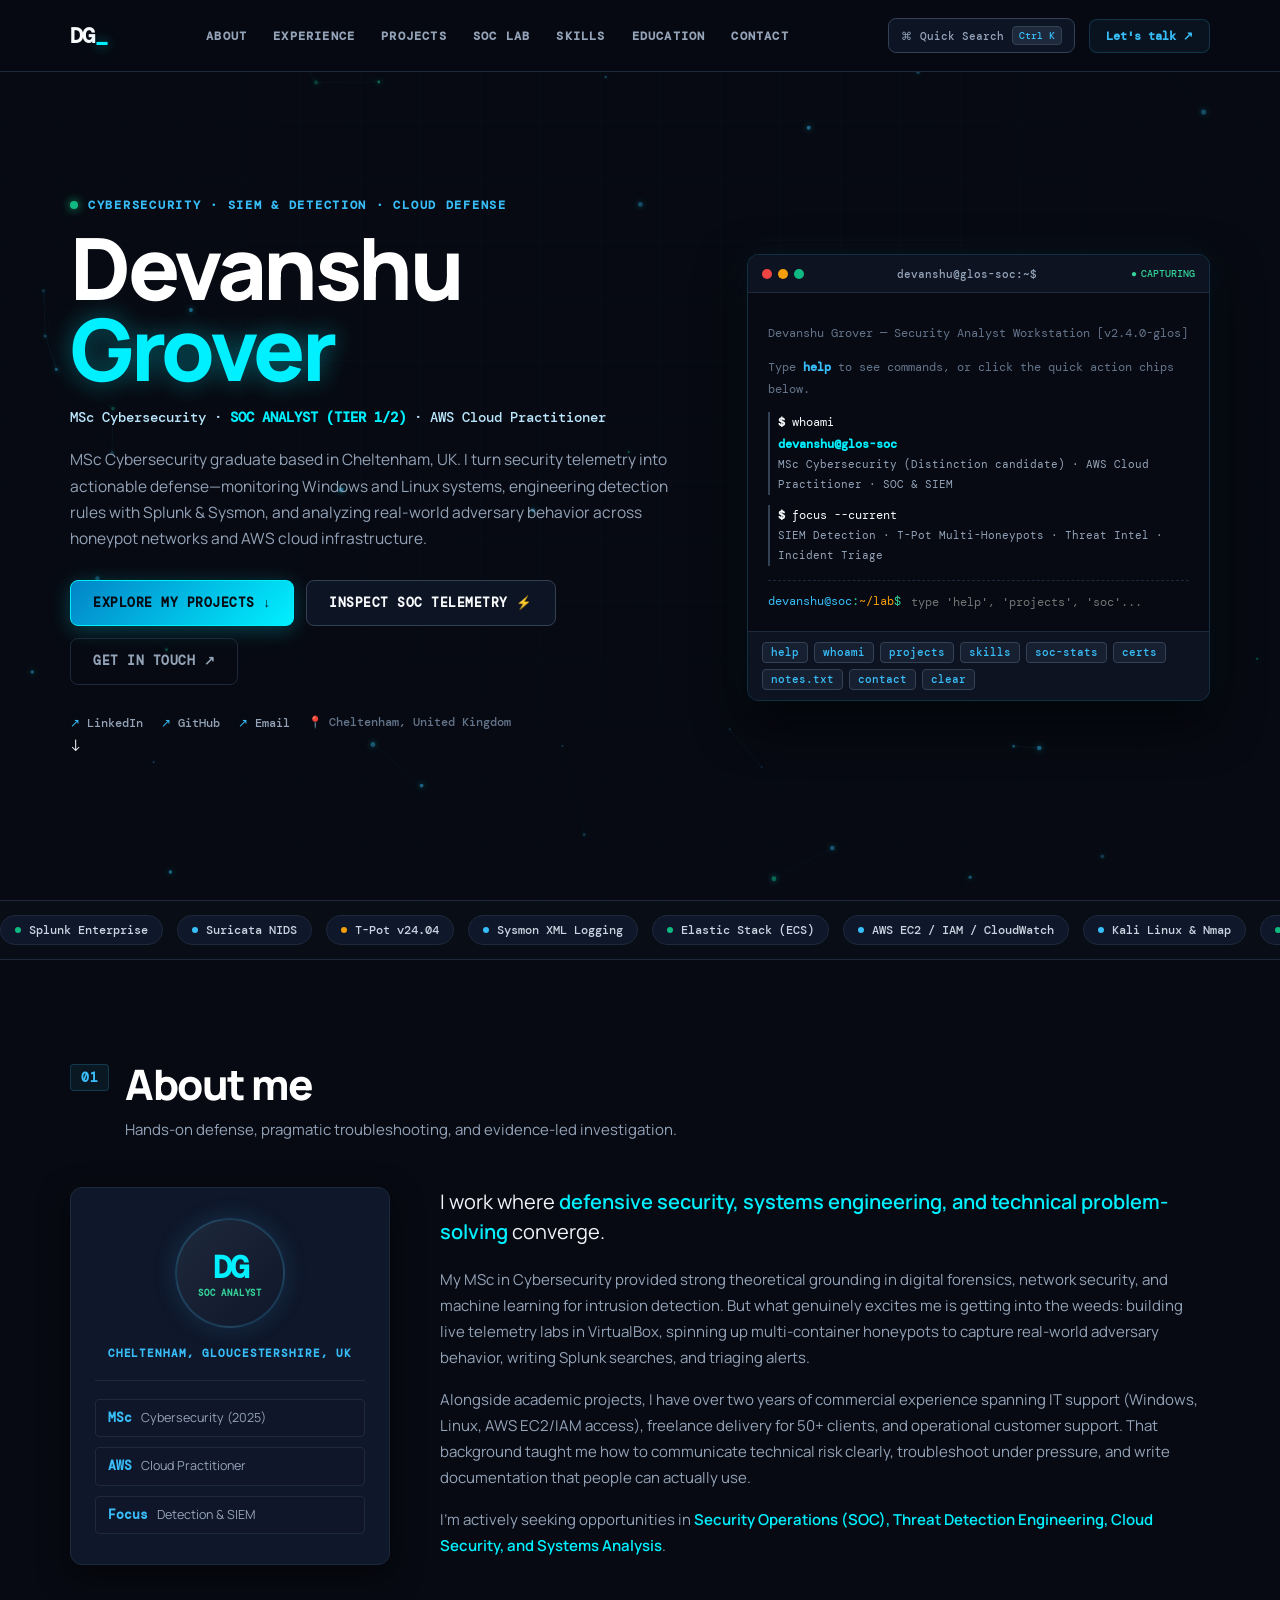
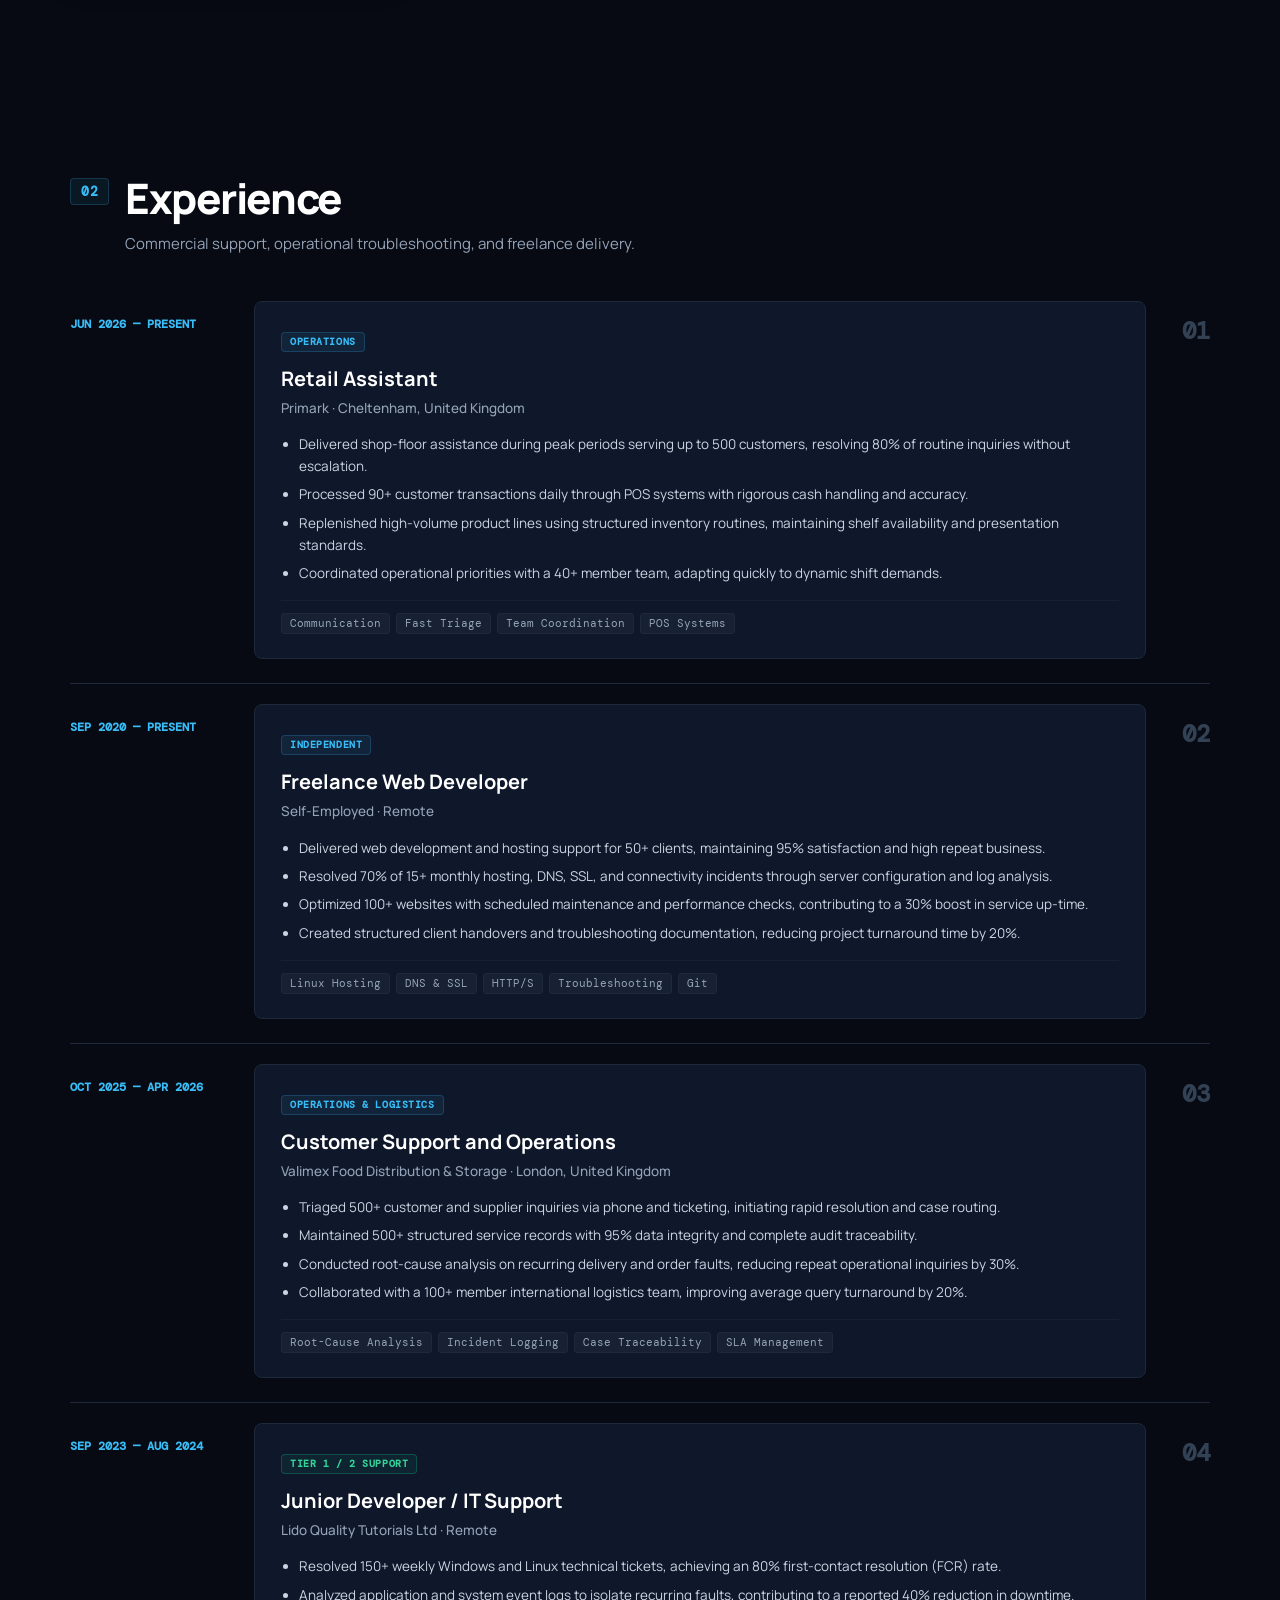
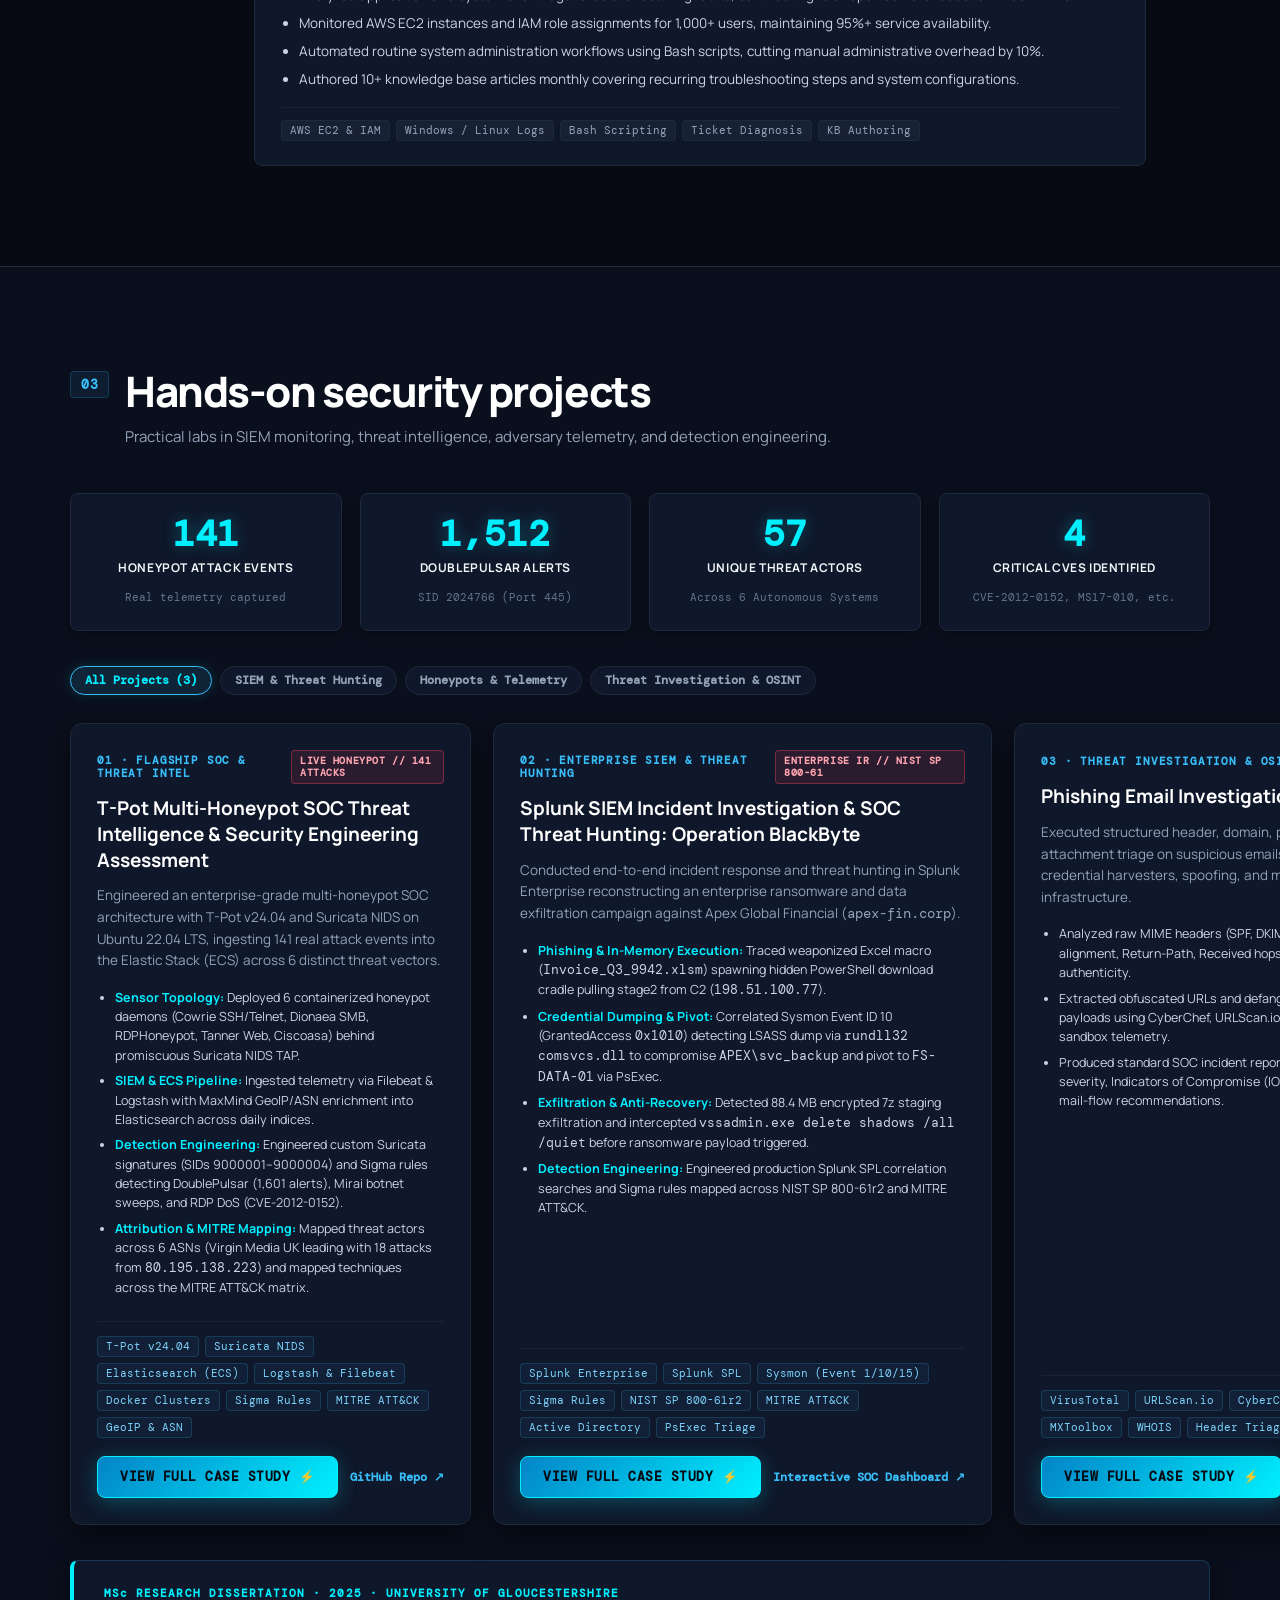
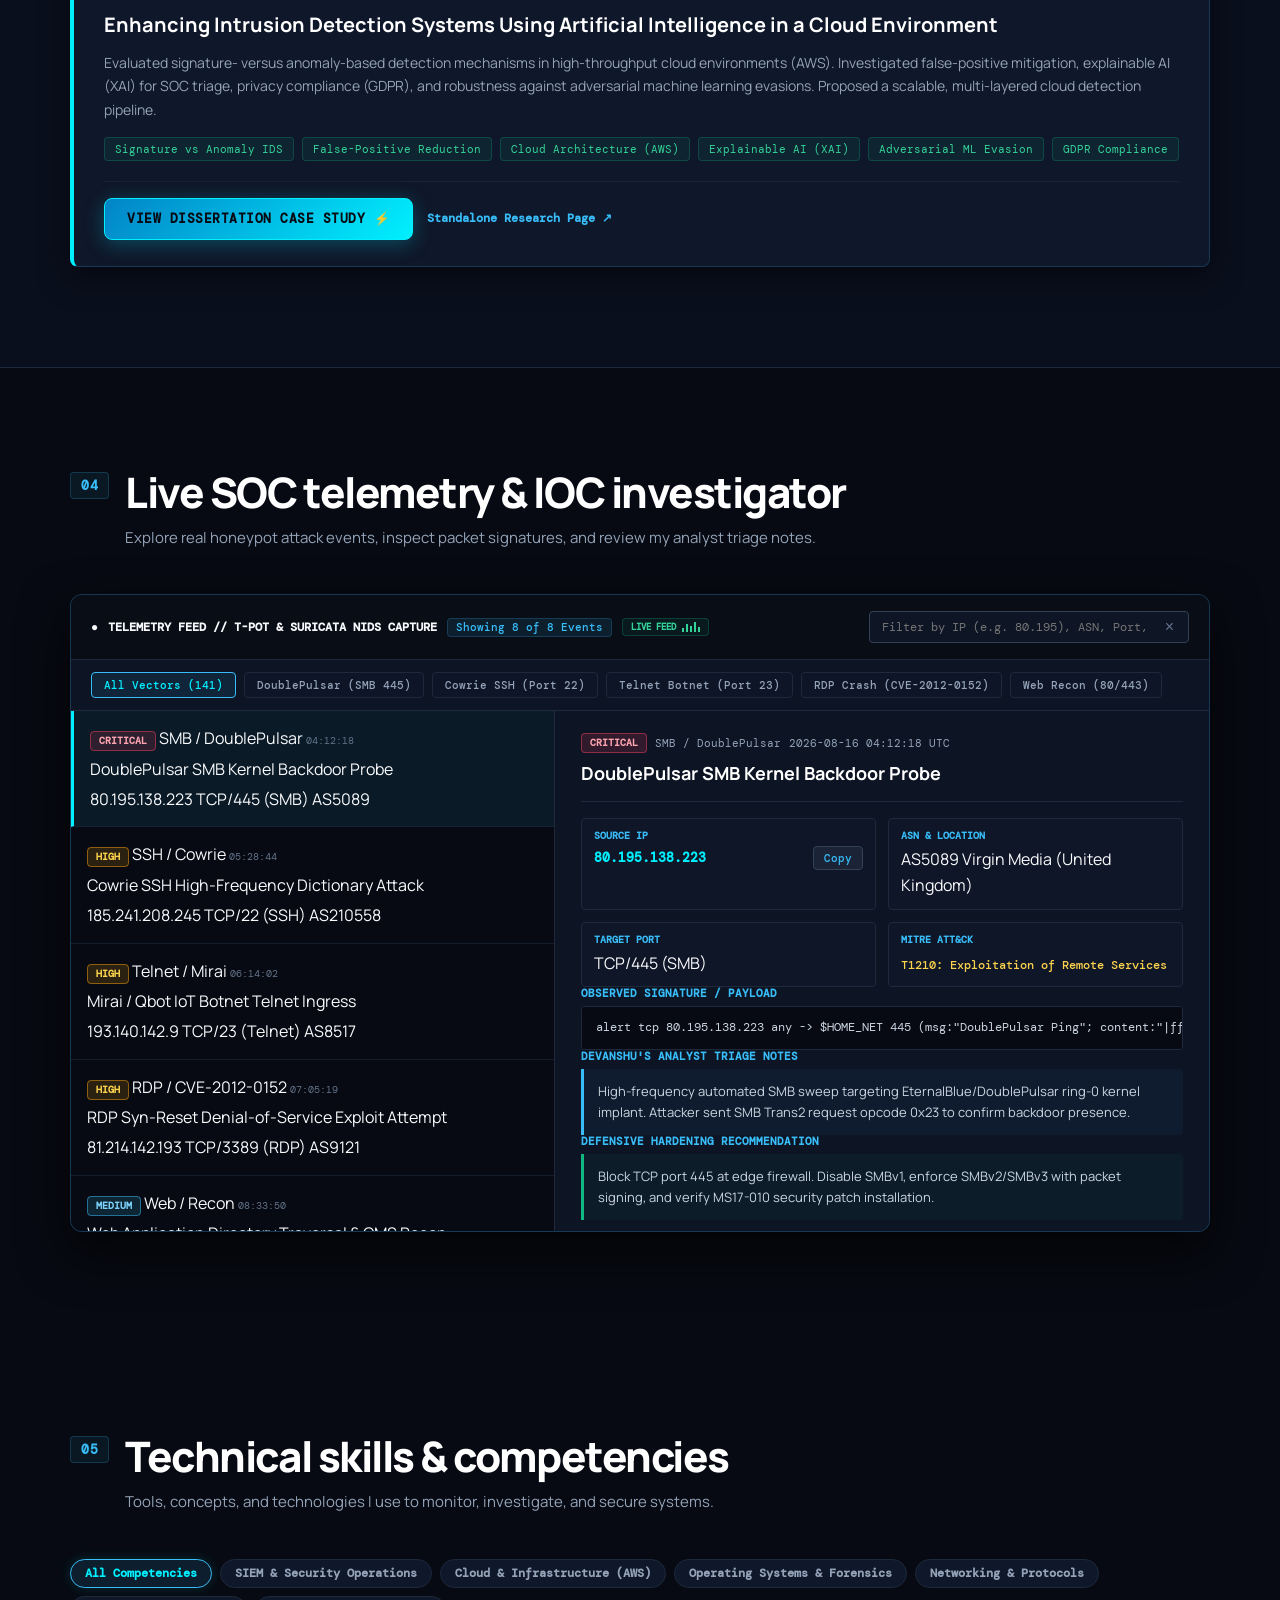
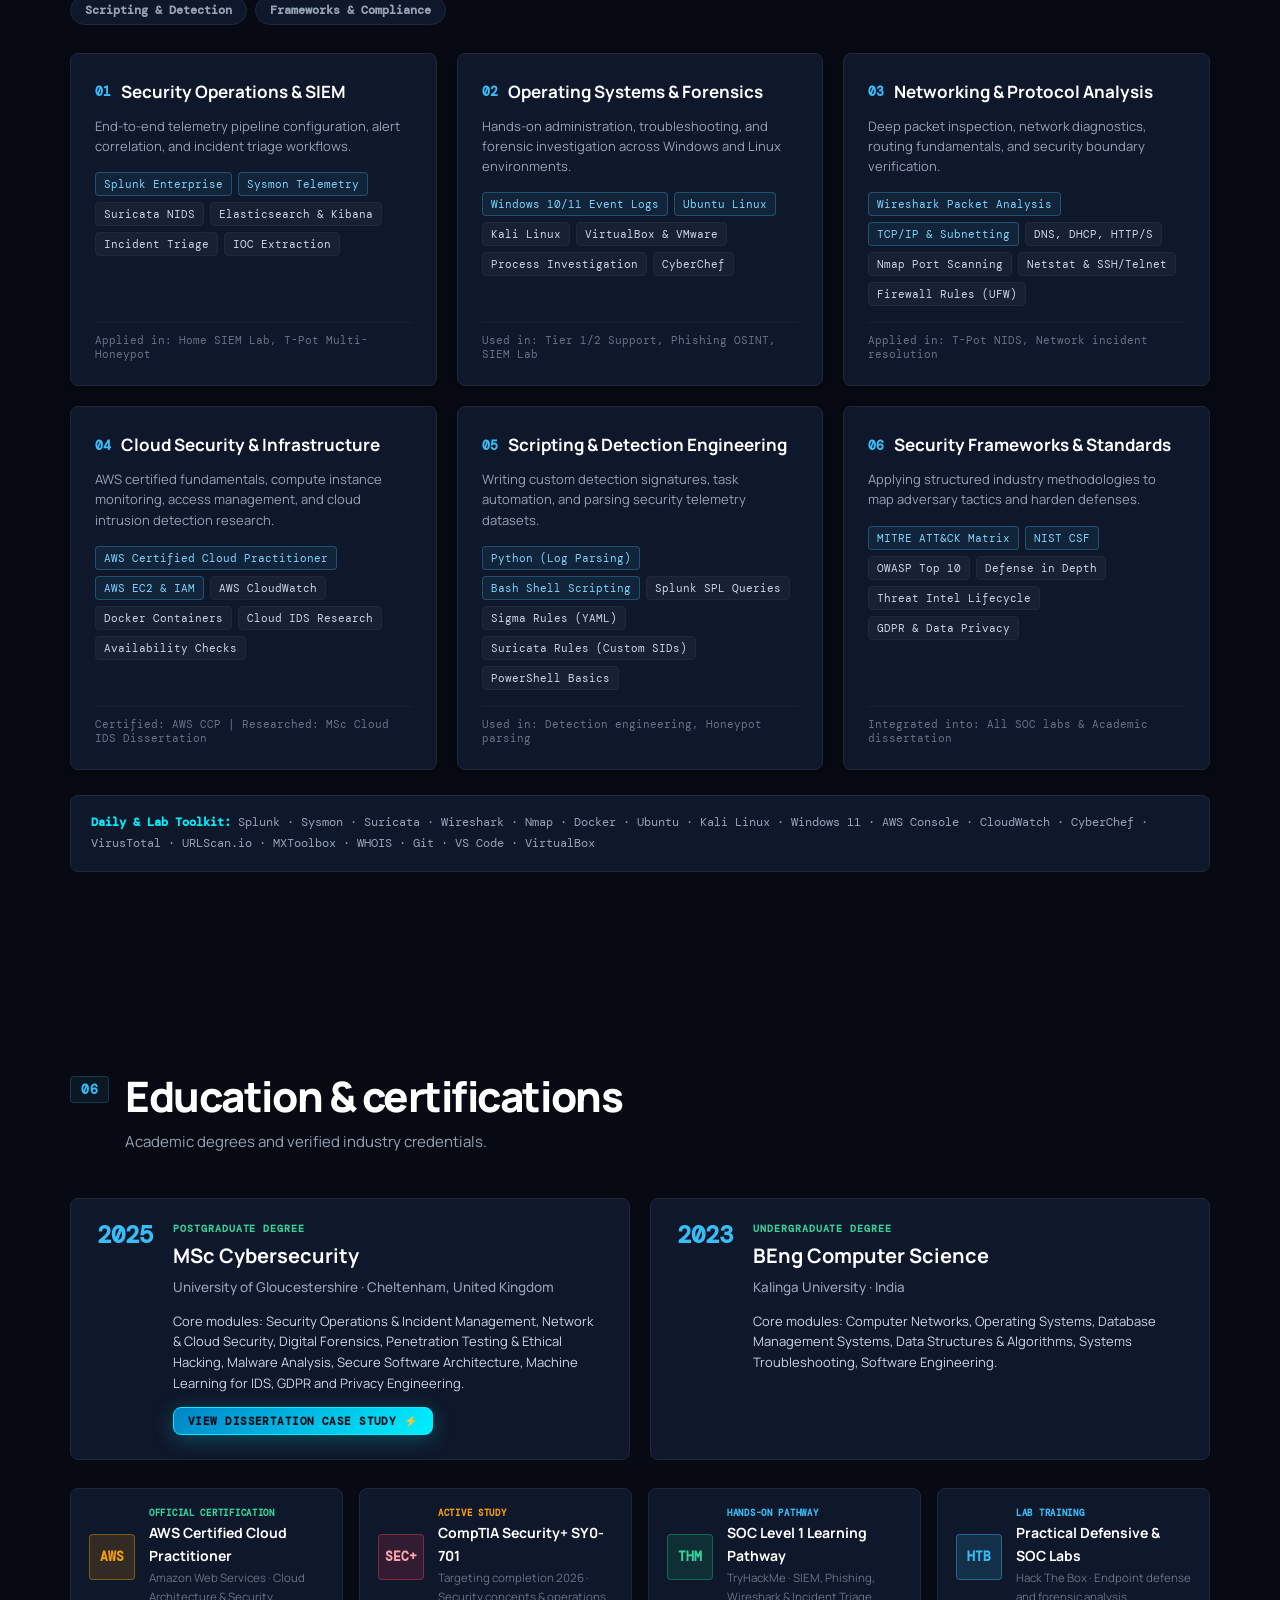
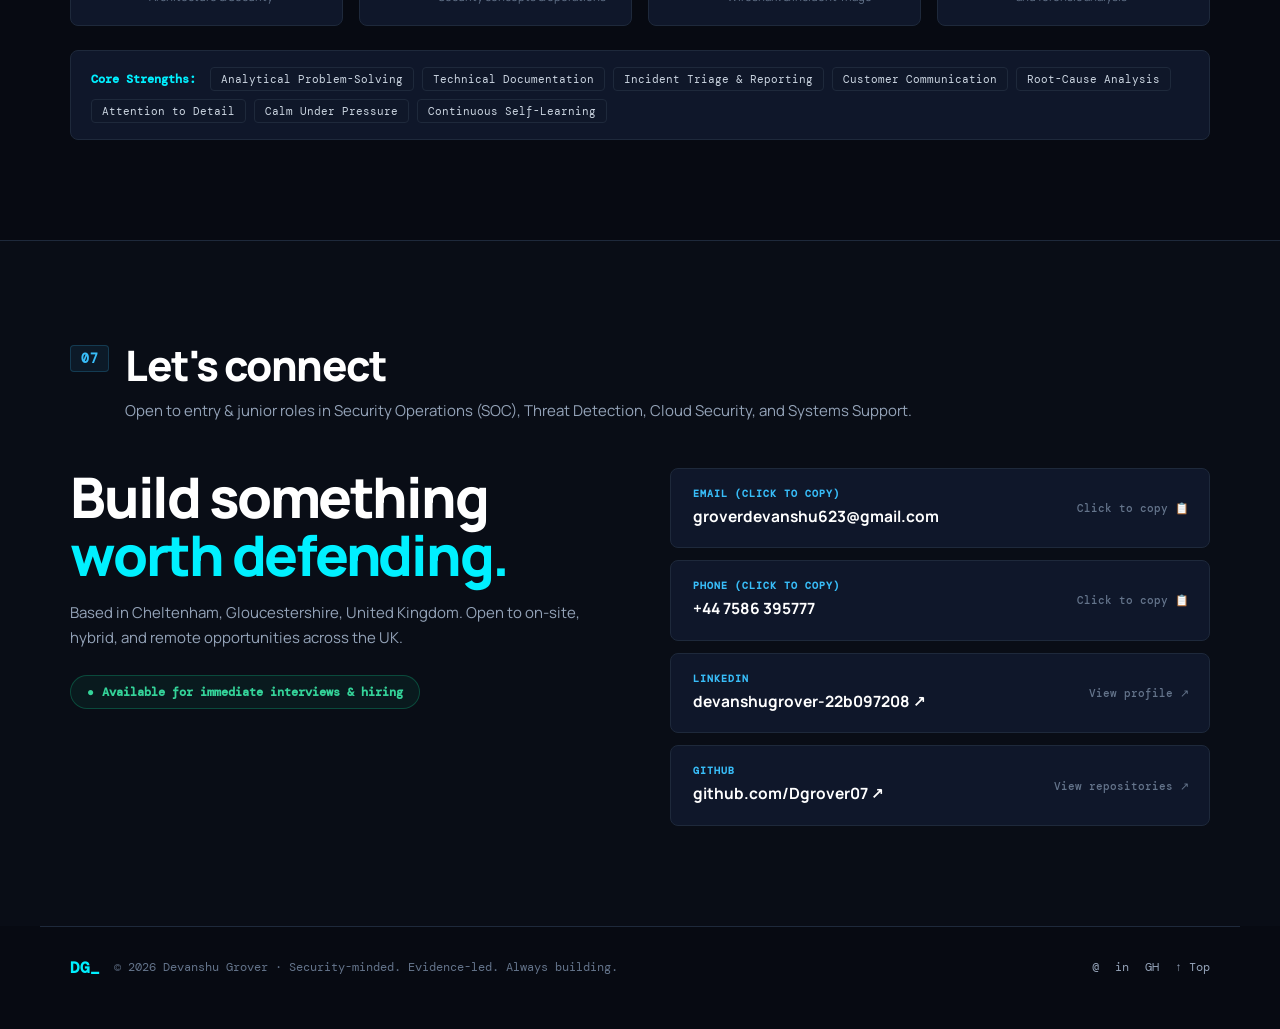
<file: index.html>
<!doctype html>
<html lang="en">
<head>
  <meta charset="utf-8">
  <meta name="viewport" content="width=device-width,initial-scale=1">
  <meta name="description" content="Devanshu Grover — MSc Cybersecurity | Security Operations, SIEM Detection, AWS Cloud Practitioner & Network Defense">
  <title>Devanshu Grover | Cybersecurity & Security Operations Portfolio</title>
  <link rel="stylesheet" href="styles.css">
</head>
<body>
<!-- Dynamic Cyber Particle Canvas Background -->
<canvas id="cyber-canvas" class="cyber-canvas" aria-hidden="true"></canvas>

<!-- Top reading scroll progress indicator -->
<div id="scroll-progress" class="scroll-progress" aria-hidden="true"></div>

<!-- Top Navigation -->
<header class="nav" id="main-nav">
  <a class="logo" href="#home">DG<span>_</span></a>
  <button class="menu" aria-label="Toggle navigation menu" id="mobile-menu-btn">☰</button>
  <nav id="nav-links">
    <a href="#about">About</a>
    <a href="#experience">Experience</a>
    <a href="#projects">Projects</a>
    <a href="#soc-investigator">SOC Lab</a>
    <a href="#skills">Skills</a>
    <a href="#education">Education</a>
    <a href="#contact">Contact</a>
  </nav>
  <div class="nav-right">
    <button class="nav-cmd-btn" id="cmd-palette-btn" title="Open Quick Command Palette (Ctrl+K)">
      <span class="cmd-icon">⌘</span>
      <span class="cmd-text">Quick Search</span>
      <kbd>Ctrl K</kbd>
    </button>
    <a class="nav-cta" href="#contact">Let's talk ↗</a>
  </div>
</header>

<main id="main-content">
<!-- ═══════════════════════════════════════
     HERO SECTION
     ═══════════════════════════════════════ -->
<section id="home" class="hero">
  <div class="hero-copy reveal">
    <p class="kicker"><span class="pulse-dot"></span> CYBERSECURITY · SIEM & DETECTION · CLOUD DEFENSE</p>
    <h1>Devanshu<br><i>Grover</i></h1>
    <p class="role">MSc Cybersecurity · <span id="scramble-role" class="scramble-role" data-roles='["SOC ANALYST (TIER 1/2)", "DETECTION ENGINEER", "THREAT HUNTER", "AWS CLOUD DEFENDER", "SIEM SPECIALIST"]'>SOC ANALYST (TIER 1/2)</span> · AWS Cloud Practitioner</p>
    <p class="intro">
      MSc Cybersecurity graduate based in Cheltenham, UK. I turn security telemetry into actionable defense—monitoring Windows and Linux systems, engineering detection rules with Splunk & Sysmon, and analyzing real-world adversary behavior across honeypot networks and AWS cloud infrastructure.
    </p>
    <div class="actions">
      <a class="btn primary" href="#projects">Explore my projects ↓</a>
      <a class="btn" href="#soc-investigator">Inspect SOC Telemetry ⚡</a>
      <a class="btn ghost" href="#contact">Get in touch ↗</a>
    </div>
    <div class="links">
      <a href="https://www.linkedin.com/in/devanshugrover-22b097208" target="_blank" rel="noopener noreferrer" class="link-item">
        <span class="link-bullet">↗</span> LinkedIn
      </a>
      <a href="https://github.com/Dgrover07" target="_blank" rel="noopener noreferrer" class="link-item">
        <span class="link-bullet">↗</span> GitHub
      </a>
      <a href="mailto:groverdevanshu623@gmail.com" class="link-item">
        <span class="link-bullet">↗</span> Email
      </a>
      <span class="location-badge">📍 Cheltenham, United Kingdom</span>
    </div>
    <div class="scroll-indicator" title="Scroll down">
      <span>↓</span>
    </div>
  </div>

  <!-- Interactive Terminal Emulator -->
  <div class="terminal reveal delay" id="security-terminal">
    <div class="term-head">
      <div class="term-controls">
        <span class="term-dot close"></span>
        <span class="term-dot min"></span>
        <span class="term-dot max"></span>
      </div>
      <div class="term-title">devanshu@glos-soc:~$</div>
      <div class="term-status"><span class="status-live">●</span> CAPTURING</div>
    </div>
    <div class="term-body" id="term-body">
      <div class="term-output" id="term-output">
        <div class="term-welcome">
          <p class="term-dim">Devanshu Grover — Security Analyst Workstation [v2.4.0-glos]</p>
          <p class="term-dim">Type <b class="term-highlight">help</b> to see commands, or click the quick action chips below.</p>
          <div class="term-init-line">
            <p><b>$</b> whoami</p>
            <strong>devanshu@glos-soc</strong>
            <small>MSc Cybersecurity (Distinction candidate) · AWS Cloud Practitioner · SOC & SIEM</small>
          </div>
          <div class="term-init-line">
            <p><b>$</b> focus --current</p>
            <span>SIEM Detection · T-Pot Multi-Honeypots · Threat Intel · Incident Triage</span>
          </div>
        </div>
      </div>
      <form class="term-input-form" id="term-form" onsubmit="return false;">
        <label for="term-input" class="term-prompt">
          <span class="prompt-user">devanshu@soc</span>:<span class="prompt-path">~/lab</span>$
        </label>
        <input 
          type="text" 
          id="term-input" 
          class="term-input" 
          autocomplete="off" 
          spellcheck="false" 
          placeholder="type 'help', 'projects', 'soc'..." 
          aria-label="Terminal command input"
        />
      </form>
    </div>
    <div class="term-chips" id="term-chips">
      <button class="term-chip" data-cmd="help">help</button>
      <button class="term-chip" data-cmd="whoami">whoami</button>
      <button class="term-chip" data-cmd="projects">projects</button>
      <button class="term-chip" data-cmd="skills">skills</button>
      <button class="term-chip" data-cmd="soc">soc-stats</button>
      <button class="term-chip" data-cmd="certs">certs</button>
      <button class="term-chip" data-cmd="cat notes.txt">notes.txt</button>
      <button class="term-chip" data-cmd="contact">contact</button>
      <button class="term-chip" data-cmd="clear">clear</button>
    </div>
  </div>
</section>

<!-- ═══════════════════════════════════════
     INFINITE CYBER TECH MARQUEE
     ═══════════════════════════════════════ -->
<div class="tech-marquee-container" aria-label="Core cybersecurity tools and frameworks">
  <div class="tech-marquee-track">
    <div class="tech-pill"><span class="pill-dot ok"></span> Splunk Enterprise</div>
    <div class="tech-pill"><span class="pill-dot"></span> Suricata NIDS</div>
    <div class="tech-pill"><span class="pill-dot alert"></span> T-Pot v24.04</div>
    <div class="tech-pill"><span class="pill-dot"></span> Sysmon XML Logging</div>
    <div class="tech-pill"><span class="pill-dot ok"></span> Elastic Stack (ECS)</div>
    <div class="tech-pill"><span class="pill-dot"></span> AWS EC2 / IAM / CloudWatch</div>
    <div class="tech-pill"><span class="pill-dot"></span> Kali Linux & Nmap</div>
    <div class="tech-pill"><span class="pill-dot ok"></span> Wireshark & Packet Triage</div>
    <div class="tech-pill"><span class="pill-dot"></span> CyberChef & Defanging</div>
    <div class="tech-pill"><span class="pill-dot alert"></span> VirusTotal & URLScan</div>
    <div class="tech-pill"><span class="pill-dot"></span> MITRE ATT&CK Framework</div>
    <div class="tech-pill"><span class="pill-dot ok"></span> Sigma Detection Rules</div>
    <!-- Seamless Loop Clone -->
    <div class="tech-pill"><span class="pill-dot ok"></span> Splunk Enterprise</div>
    <div class="tech-pill"><span class="pill-dot"></span> Suricata NIDS</div>
    <div class="tech-pill"><span class="pill-dot alert"></span> T-Pot v24.04</div>
    <div class="tech-pill"><span class="pill-dot"></span> Sysmon XML Logging</div>
    <div class="tech-pill"><span class="pill-dot ok"></span> Elastic Stack (ECS)</div>
    <div class="tech-pill"><span class="pill-dot"></span> AWS EC2 / IAM / CloudWatch</div>
    <div class="tech-pill"><span class="pill-dot"></span> Kali Linux & Nmap</div>
    <div class="tech-pill"><span class="pill-dot ok"></span> Wireshark & Packet Triage</div>
    <div class="tech-pill"><span class="pill-dot"></span> CyberChef & Defanging</div>
    <div class="tech-pill"><span class="pill-dot alert"></span> VirusTotal & URLScan</div>
    <div class="tech-pill"><span class="pill-dot"></span> MITRE ATT&CK Framework</div>
    <div class="tech-pill"><span class="pill-dot ok"></span> Sigma Detection Rules</div>
  </div>
</div>

<!-- ═══════════════════════════════════════
     ABOUT SECTION
     ═══════════════════════════════════════ -->
<section id="about" class="section">
  <div class="section-title reveal">
    <span>01</span>
    <h2>About me</h2>
    <p>Hands-on defense, pragmatic troubleshooting, and evidence-led investigation.</p>
  </div>
  <div class="about-grid reveal delay">
    <div class="portrait">
      <div class="avatar-box">
        <span class="avatar-initials">DG</span>
        <span class="avatar-status">SOC ANALYST</span>
      </div>
      <small>CHELTENHAM, GLOUCESTERSHIRE, UK</small>
      <div class="quick-facts">
        <div class="fact-item"><strong>MSc</strong> Cybersecurity (2025)</div>
        <div class="fact-item"><strong>AWS</strong> Cloud Practitioner</div>
        <div class="fact-item"><strong>Focus</strong> Detection & SIEM</div>
      </div>
    </div>
    <div class="copy">
      <p class="lead">
        I work where <b>defensive security, systems engineering, and technical problem-solving</b> converge.
      </p>
      <p>
        My MSc in Cybersecurity provided strong theoretical grounding in digital forensics, network security, and machine learning for intrusion detection. But what genuinely excites me is getting into the weeds: building live telemetry labs in VirtualBox, spinning up multi-container honeypots to capture real-world adversary behavior, writing Splunk searches, and triaging alerts.
      </p>
      <p>
        Alongside academic projects, I have over two years of commercial experience spanning IT support (Windows, Linux, AWS EC2/IAM access), freelance delivery for 50+ clients, and operational customer support. That background taught me how to communicate technical risk clearly, troubleshoot under pressure, and write documentation that people can actually use.
      </p>
      <p>
        I'm actively seeking opportunities in <b>Security Operations (SOC), Threat Detection Engineering, Cloud Security, and Systems Analysis</b>.
      </p>
    </div>
  </div>
</section>

<!-- ═══════════════════════════════════════
     EXPERIENCE SECTION
     ═══════════════════════════════════════ -->
<section id="experience" class="section">
  <div class="section-title reveal">
    <span>02</span>
    <h2>Experience</h2>
    <p>Commercial support, operational troubleshooting, and freelance delivery.</p>
  </div>
  <div class="timeline reveal stagger">
    <article class="timeline-item">
      <time>JUN 2026 — PRESENT</time>
      <div class="timeline-card">
        <div class="timeline-header">
          <label class="tag-pill">OPERATIONS</label>
          <h3>Retail Assistant</h3>
          <h4>Primark · Cheltenham, United Kingdom</h4>
        </div>
        <ul>
          <li>Delivered shop-floor assistance during peak periods serving up to 500 customers, resolving 80% of routine inquiries without escalation.</li>
          <li>Processed 90+ customer transactions daily through POS systems with rigorous cash handling and accuracy.</li>
          <li>Replenished high-volume product lines using structured inventory routines, maintaining shelf availability and presentation standards.</li>
          <li>Coordinated operational priorities with a 40+ member team, adapting quickly to dynamic shift demands.</li>
        </ul>
        <div class="card-skills">
          <span>Communication</span>
          <span>Fast Triage</span>
          <span>Team Coordination</span>
          <span>POS Systems</span>
        </div>
      </div>
      <b>01</b>
    </article>

    <article class="timeline-item">
      <time>SEP 2020 — PRESENT</time>
      <div class="timeline-card">
        <div class="timeline-header">
          <label class="tag-pill">INDEPENDENT</label>
          <h3>Freelance Web Developer</h3>
          <h4>Self-Employed · Remote</h4>
        </div>
        <ul>
          <li>Delivered web development and hosting support for 50+ clients, maintaining 95% satisfaction and high repeat business.</li>
          <li>Resolved 70% of 15+ monthly hosting, DNS, SSL, and connectivity incidents through server configuration and log analysis.</li>
          <li>Optimized 100+ websites with scheduled maintenance and performance checks, contributing to a 30% boost in service up-time.</li>
          <li>Created structured client handovers and troubleshooting documentation, reducing project turnaround time by 20%.</li>
        </ul>
        <div class="card-skills">
          <span>Linux Hosting</span>
          <span>DNS & SSL</span>
          <span>HTTP/S</span>
          <span>Troubleshooting</span>
          <span>Git</span>
        </div>
      </div>
      <b>02</b>
    </article>

    <article class="timeline-item">
      <time>OCT 2025 — APR 2026</time>
      <div class="timeline-card">
        <div class="timeline-header">
          <label class="tag-pill">OPERATIONS & LOGISTICS</label>
          <h3>Customer Support and Operations</h3>
          <h4>Valimex Food Distribution & Storage · London, United Kingdom</h4>
        </div>
        <ul>
          <li>Triaged 500+ customer and supplier inquiries via phone and ticketing, initiating rapid resolution and case routing.</li>
          <li>Maintained 500+ structured service records with 95% data integrity and complete audit traceability.</li>
          <li>Conducted root-cause analysis on recurring delivery and order faults, reducing repeat operational inquiries by 30%.</li>
          <li>Collaborated with a 100+ member international logistics team, improving average query turnaround by 20%.</li>
        </ul>
        <div class="card-skills">
          <span>Root-Cause Analysis</span>
          <span>Incident Logging</span>
          <span>Case Traceability</span>
          <span>SLA Management</span>
        </div>
      </div>
      <b>03</b>
    </article>

    <article class="timeline-item">
      <time>SEP 2023 — AUG 2024</time>
      <div class="timeline-card">
        <div class="timeline-header">
          <label class="tag-pill highlight">TIER 1 / 2 SUPPORT</label>
          <h3>Junior Developer / IT Support</h3>
          <h4>Lido Quality Tutorials Ltd · Remote</h4>
        </div>
        <ul>
          <li>Resolved 150+ weekly Windows and Linux technical tickets, achieving an 80% first-contact resolution (FCR) rate.</li>
          <li>Analyzed application and system event logs to isolate recurring faults, contributing to a reported 40% reduction in downtime.</li>
          <li>Monitored AWS EC2 instances and IAM role assignments for 1,000+ users, maintaining 95%+ service availability.</li>
          <li>Automated routine system administration workflows using Bash scripts, cutting manual administrative overhead by 10%.</li>
          <li>Authored 10+ knowledge base articles monthly covering recurring troubleshooting steps and system configurations.</li>
        </ul>
        <div class="card-skills">
          <span>AWS EC2 & IAM</span>
          <span>Windows / Linux Logs</span>
          <span>Bash Scripting</span>
          <span>Ticket Diagnosis</span>
          <span>KB Authoring</span>
        </div>
      </div>
      <b>04</b>
    </article>
  </div>
</section>

<!-- ═══════════════════════════════════════
     SECURITY PROJECTS SECTION
     ═══════════════════════════════════════ -->
<section id="projects" class="section dark">
  <div class="section-title reveal">
    <span>03</span>
    <h2>Hands-on security projects</h2>
    <p>Practical labs in SIEM monitoring, threat intelligence, adversary telemetry, and detection engineering.</p>
  </div>

  <!-- Real Metrics Summary Dashboard -->
  <div class="stats-dashboard reveal">
    <div class="stat-card" data-stat="threats">
      <div class="stat-number" data-count="141">0</div>
      <div class="stat-label">Honeypot Attack Events</div>
      <small class="stat-sub">Real telemetry captured</small>
    </div>
    <div class="stat-card" data-stat="doublepulsar">
      <div class="stat-number" data-count="1601">0</div>
      <div class="stat-label">DoublePulsar Alerts</div>
      <small class="stat-sub">SID 2024766 (Port 445)</small>
    </div>
    <div class="stat-card" data-stat="actors">
      <div class="stat-number" data-count="57">0</div>
      <div class="stat-label">Unique Threat Actors</div>
      <small class="stat-sub">Across 6 Autonomous Systems</small>
    </div>
    <div class="stat-card" data-stat="cves">
      <div class="stat-number" data-count="4">0</div>
      <div class="stat-label">Critical CVEs Identified</div>
      <small class="stat-sub">CVE-2012-0152, MS17-010, etc.</small>
    </div>
  </div>

  <!-- Project Category Filter Tags -->
  <div class="filter-tags reveal delay">
    <button class="filter-tag active" data-filter="all">All Projects (3)</button>
    <button class="filter-tag" data-filter="siem">SIEM & Threat Hunting</button>
    <button class="filter-tag" data-filter="honeypot">Honeypots & Telemetry</button>
    <button class="filter-tag" data-filter="investigation">Threat Investigation & OSINT</button>
  </div>
  
  <!-- Project Grid -->
  <div class="project-grid reveal stagger" id="project-grid">
    
    <!-- Project 01: T-Pot Multi-Honeypot SOC Assessment (FLAGSHIP) -->
    <article class="project card-spotlight" data-project="tpot-soc-assessment" data-filter="honeypot">
      <div class="project-header">
        <small>01 · FLAGSHIP SOC & THREAT INTEL</small>
        <span class="badge alert">LIVE HONEYPOT // 141 ATTACKS</span>
      </div>
      <h3>T-Pot Multi-Honeypot SOC Threat Intelligence & Security Engineering Assessment</h3>
      <p>Engineered an enterprise-grade multi-honeypot SOC architecture with T-Pot v24.04 and Suricata NIDS on Ubuntu 22.04 LTS, ingesting 141 real attack events into the Elastic Stack (ECS) across 6 distinct threat vectors.</p>
      <ul>
        <li><strong>Sensor Topology:</strong> Deployed 6 containerized honeypot daemons (Cowrie SSH/Telnet, Dionaea SMB, RDPHoneypot, Tanner Web, Ciscoasa) behind promiscuous Suricata NIDS TAP.</li>
        <li><strong>SIEM & ECS Pipeline:</strong> Ingested telemetry via Filebeat & Logstash with MaxMind GeoIP/ASN enrichment into Elasticsearch across daily indices.</li>
        <li><strong>Detection Engineering:</strong> Engineered custom Suricata signatures (SIDs 9000001–9000004) and Sigma rules detecting DoublePulsar (1,601 alerts), Mirai botnet sweeps, and RDP DoS (CVE-2012-0152).</li>
        <li><strong>Attribution & MITRE Mapping:</strong> Mapped threat actors across 6 ASNs (Virgin Media UK leading with 18 attacks from <code>80.195.138.223</code>) and mapped techniques across the MITRE ATT&CK matrix.</li>
      </ul>
      <div class="tags">
        <span>T-Pot v24.04</span>
        <span>Suricata NIDS</span>
        <span>Elasticsearch (ECS)</span>
        <span>Logstash & Filebeat</span>
        <span>Docker Clusters</span>
        <span>Sigma Rules</span>
        <span>MITRE ATT&CK</span>
        <span>GeoIP & ASN</span>
      </div>
      <div class="project-actions">
        <button class="btn primary btn-quick-view" data-modal="tpot-soc-assessment">View Full Case Study ⚡</button>
        <a class="project-link" href="https://github.com/Dgrover07/Honey_pot_project" target="_blank" rel="noopener noreferrer">GitHub Repo ↗</a>
      </div>
    </article>

    <!-- Project 02: Splunk Enterprise Incident Investigation (FLAGSHIP) -->
    <article class="project card-spotlight" data-project="splunk-soc-incident-investigation" data-filter="siem">
      <div class="project-header">
        <small>02 · ENTERPRISE SIEM & THREAT HUNTING</small>
        <span class="badge alert">ENTERPRISE IR // NIST SP 800-61</span>
      </div>
      <h3>Splunk SIEM Incident Investigation & SOC Threat Hunting: Operation BlackByte</h3>
      <p>Conducted end-to-end incident response and threat hunting in Splunk Enterprise reconstructing an enterprise ransomware and data exfiltration campaign against Apex Global Financial (<code>apex-fin.corp</code>).</p>
      <ul>
        <li><strong>Phishing & In-Memory Execution:</strong> Traced weaponized Excel macro (<code>Invoice_Q3_9942.xlsm</code>) spawning hidden PowerShell download cradle pulling stage2 from C2 (<code>198.51.100.77</code>).</li>
        <li><strong>Credential Dumping & Pivot:</strong> Correlated Sysmon Event ID 10 (GrantedAccess <code>0x1010</code>) detecting LSASS dump via <code>rundll32 comsvcs.dll</code> to compromise <code>APEX\svc_backup</code> and pivot to <code>FS-DATA-01</code> via PsExec.</li>
        <li><strong>Exfiltration & Anti-Recovery:</strong> Detected 88.4 MB encrypted 7z staging exfiltration and intercepted <code>vssadmin.exe delete shadows /all /quiet</code> before ransomware payload triggered.</li>
        <li><strong>Detection Engineering:</strong> Engineered production Splunk SPL correlation searches and Sigma rules mapped across NIST SP 800-61r2 and MITRE ATT&CK.</li>
      </ul>
      <div class="tags">
        <span>Splunk Enterprise</span>
        <span>Splunk SPL</span>
        <span>Sysmon (Event 1/10/15)</span>
        <span>Sigma Rules</span>
        <span>NIST SP 800-61r2</span>
        <span>MITRE ATT&CK</span>
        <span>Active Directory</span>
        <span>PsExec Triage</span>
      </div>
      <div class="project-actions">
        <button class="btn primary btn-quick-view" data-modal="splunk-soc-incident-investigation">View Full Case Study ⚡</button>
        <a class="project-link" href="splunk-soc-incident-investigation/dashboards/interactive_soc_viewer.html" target="_blank" rel="noopener noreferrer">Interactive SOC Dashboard ↗</a>
      </div>
    </article>

    <!-- Project 03: Phishing OSINT -->
    <article class="project card-spotlight" data-project="phishing-osint" data-filter="investigation">
      <div class="project-header">
        <small>03 · THREAT INVESTIGATION & OSINT</small>
        <span class="badge">ANALYSIS</span>
      </div>
      <h3>Phishing Email Investigation & OSINT</h3>
      <p>Executed structured header, domain, payload, and attachment triage on suspicious emails to identify credential harvesters, spoofing, and malware staging infrastructure.</p>
      <ul>
        <li>Analyzed raw MIME headers (SPF, DKIM, DMARC alignment, Return-Path, Received hops) to verify sender authenticity.</li>
        <li>Extracted obfuscated URLs and defanged malicious payloads using CyberChef, URLScan.io, and VirusTotal sandbox telemetry.</li>
        <li>Produced standard SOC incident reports outlining risk severity, Indicators of Compromise (IOCs), and defensive mail-flow recommendations.</li>
      </ul>
      <div class="tags">
        <span>VirusTotal</span>
        <span>URLScan.io</span>
        <span>CyberChef</span>
        <span>MXToolbox</span>
        <span>WHOIS</span>
        <span>Header Triage</span>
      </div>
      <div class="project-actions">
        <button class="btn primary btn-quick-view" data-modal="phishing-osint">View Full Case Study ⚡</button>
        <a class="project-link" href="https://github.com/Dgrover07/Phishing-OSINT-Investigation" target="_blank" rel="noopener noreferrer">GitHub Repo ↗</a>
      </div>
    </article>
  </div>

  <!-- MSc Research Dissertation Banner -->
  <div class="dissertation reveal delay">
    <div class="dissertation-badge">MSc RESEARCH DISSERTATION · 2025 · UNIVERSITY OF GLOUCESTERSHIRE</div>
    <h3>Enhancing Intrusion Detection Systems Using Artificial Intelligence in a Cloud Environment</h3>
    <p>
      Evaluated signature- versus anomaly-based detection mechanisms in high-throughput cloud environments (AWS). Investigated false-positive mitigation, explainable AI (XAI) for SOC triage, privacy compliance (GDPR), and robustness against adversarial machine learning evasions. Proposed a scalable, multi-layered cloud detection pipeline.
    </p>
    <div class="dissertation-chips">
      <span>Signature vs Anomaly IDS</span>
      <span>False-Positive Reduction</span>
      <span>Cloud Architecture (AWS)</span>
      <span>Explainable AI (XAI)</span>
      <span>Adversarial ML Evasion</span>
      <span>GDPR Compliance</span>
    </div>
    <div class="dissertation-actions">
      <button class="btn primary btn-quick-view" data-modal="msc-cloud-ids-dissertation">View Dissertation Case Study ⚡</button>
      <a class="project-link" href="project-detail.html?project=msc-cloud-ids-dissertation">Standalone Research Page ↗</a>
    </div>
  </div>
</section>

<!-- ═══════════════════════════════════════
     INTERACTIVE SOC TELEMETRY INVESTIGATOR
     ═══════════════════════════════════════ -->
<section id="soc-investigator" class="section">
  <div class="section-title reveal">
    <span>04</span>
    <h2>Live SOC telemetry & IOC investigator</h2>
    <p>Explore real honeypot attack events, inspect packet signatures, and review my analyst triage notes.</p>
  </div>

  <div class="soc-widget reveal delay" id="soc-widget">
    <div class="soc-widget-header">
      <div class="soc-widget-title">
        <span class="pulse-emerald">●</span>
        <strong>TELEMETRY FEED // T-POT & SURICATA NIDS CAPTURE</strong>
        <span class="soc-count-badge" id="soc-count-badge">Showing 8 of 141 Events</span>
        <div class="soc-live-activity" title="Live Telemetry Stream Active">
          <span class="activity-label">LIVE FEED</span>
          <div class="spectrum-bars">
            <span class="bar"></span><span class="bar"></span><span class="bar"></span><span class="bar"></span><span class="bar"></span>
          </div>
        </div>
      </div>
      <div class="soc-search-wrap">
        <input 
          type="text" 
          id="soc-search-input" 
          class="soc-search-input" 
          placeholder="Filter by IP (e.g. 80.195), ASN, Port, or CVE..." 
          aria-label="Filter SOC telemetry events"
        />
        <button class="soc-search-clear" id="soc-search-clear" title="Clear filter">×</button>
      </div>
    </div>

    <!-- Vector Quick-Filter Tabs -->
    <div class="soc-filter-bar" id="soc-filter-bar">
      <button class="soc-tab active" data-vector="all">All Vectors (141)</button>
      <button class="soc-tab" data-vector="doublepulsar">DoublePulsar (SMB 445)</button>
      <button class="soc-tab" data-vector="ssh">Cowrie SSH (Port 22)</button>
      <button class="soc-tab" data-vector="telnet">Telnet Botnet (Port 23)</button>
      <button class="soc-tab" data-vector="rdp">RDP Crash (CVE-2012-0152)</button>
      <button class="soc-tab" data-vector="web">Web Recon (80/443)</button>
    </div>

    <!-- Log Table & Analyst Detail Split View -->
    <div class="soc-workspace">
      <!-- Event List Stream -->
      <div class="soc-log-list" id="soc-log-list" role="listbox" aria-label="SOC telemetry logs">
        <!-- Dynamically rendered via script.js -->
      </div>

      <!-- Live Analyst Triage Inspector Panel -->
      <div class="soc-inspector" id="soc-inspector">
        <div class="inspector-header">
          <div class="inspector-badge-row">
            <span id="insp-severity" class="badge-sev critical">CRITICAL</span>
            <span id="insp-vector" class="badge-sub">SMB / DoublePulsar</span>
            <span id="insp-time" class="badge-time">Event #01</span>
          </div>
          <h3 id="insp-title">DoublePulsar SMB Kernel Backdoor Probe</h3>
        </div>

        <div class="inspector-body">
          <div class="inspector-meta-grid">
            <div class="meta-item">
              <label>Source IP</label>
              <div class="ip-copy-row">
                <span id="insp-ip" class="mono-highlight">80.195.138.223</span>
                <button class="btn-copy-small" id="btn-copy-ip" title="Copy Source IP">Copy</button>
              </div>
            </div>
            <div class="meta-item">
              <label>ASN & Location</label>
              <span id="insp-asn">AS5089 Virgin Media (UK)</span>
            </div>
            <div class="meta-item">
              <label>Target Port</label>
              <span id="insp-port">TCP/445 (SMB)</span>
            </div>
            <div class="meta-item">
              <label>MITRE ATT&CK</label>
              <span id="insp-mitre" class="mitre-tag">T1210: Exploitation of Remote Services</span>
            </div>
          </div>

          <div class="inspector-section">
            <label>Observed Signature / Payload</label>
            <pre class="code-box"><code id="insp-payload">alert tcp any any -> $HOME_NET 445 (msg:"ET EXPLOIT DoublePulsar Backdoor Ping Request"; content:"|53 4d 42|"; depth:4; sid:2024766;)</code></pre>
          </div>

          <div class="inspector-section">
            <label>Devanshu's Analyst Triage Notes</label>
            <div class="analyst-callout" id="insp-notes">
              High-frequency automated SMB sweep targeting EternalBlue/DoublePulsar ring-0 kernel implant. Attacker attempted SMB transaction request with opcode 0x23 to confirm presence of backdoor.
            </div>
          </div>

          <div class="inspector-section">
            <label>Defensive Hardening Recommendation</label>
            <div class="mitigation-callout" id="insp-mitigation">
              Block TCP port 445 at the external perimeter firewall. Disable SMBv1 across all endpoints, enforce SMBv2/SMBv3 with packet signing, and deploy MS17-010 security updates.
            </div>
          </div>
        </div>

        <div class="inspector-footer">
          <button class="btn primary" id="btn-copy-ioc">Copy Full IOC Report 📋</button>
          <a class="btn ghost" href="https://github.com/Dgrover07/Honey_pot_project" target="_blank" rel="noopener noreferrer">T-Pot GitHub Repo ↗</a>
        </div>
      </div>
    </div>
  </div>
</section>

<!-- ═══════════════════════════════════════
     TECHNICAL SKILLS SECTION
     ═══════════════════════════════════════ -->
<section id="skills" class="section">
  <div class="section-title reveal">
    <span>05</span>
    <h2>Technical skills & competencies</h2>
    <p>Tools, concepts, and technologies I use to monitor, investigate, and secure systems.</p>
  </div>

  <!-- Skills Category Filter -->
  <div class="skills-filter-tags reveal delay">
    <button class="skill-cat-btn active" data-skill-cat="all">All Competencies</button>
    <button class="skill-cat-btn" data-skill-cat="siem">SIEM & Security Operations</button>
    <button class="skill-cat-btn" data-skill-cat="cloud">Cloud & Infrastructure (AWS)</button>
    <button class="skill-cat-btn" data-skill-cat="os">Operating Systems & Forensics</button>
    <button class="skill-cat-btn" data-skill-cat="net">Networking & Protocols</button>
    <button class="skill-cat-btn" data-skill-cat="script">Scripting & Detection</button>
    <button class="skill-cat-btn" data-skill-cat="gov">Frameworks & Compliance</button>
  </div>

  <!-- Enhanced Skills Matrix Grid -->
  <div class="skills-matrix reveal stagger" id="skills-matrix">
    
    <div class="skill-card card-spotlight" data-cat="siem">
      <div class="skill-card-head">
        <span class="skill-index">01</span>
        <h3>Security Operations & SIEM</h3>
      </div>
      <p class="skill-desc">End-to-end telemetry pipeline configuration, alert correlation, and incident triage workflows.</p>
      <div class="skill-tools">
        <span class="tool-tag highlight">Splunk Enterprise</span>
        <span class="tool-tag highlight">Sysmon Telemetry</span>
        <span class="tool-tag">Suricata NIDS</span>
        <span class="tool-tag">Elasticsearch & Kibana</span>
        <span class="tool-tag">Incident Triage</span>
        <span class="tool-tag">IOC Extraction</span>
      </div>
      <small class="skill-context">Applied in: Home SIEM Lab, T-Pot Multi-Honeypot</small>
    </div>

    <div class="skill-card card-spotlight" data-cat="os">
      <div class="skill-card-head">
        <span class="skill-index">02</span>
        <h3>Operating Systems & Forensics</h3>
      </div>
      <p class="skill-desc">Hands-on administration, troubleshooting, and forensic investigation across Windows and Linux environments.</p>
      <div class="skill-tools">
        <span class="tool-tag highlight">Windows 10/11 Event Logs</span>
        <span class="tool-tag highlight">Ubuntu Linux</span>
        <span class="tool-tag">Kali Linux</span>
        <span class="tool-tag">VirtualBox & VMware</span>
        <span class="tool-tag">Process Investigation</span>
        <span class="tool-tag">CyberChef</span>
      </div>
      <small class="skill-context">Used in: Tier 1/2 Support, Phishing OSINT, SIEM Lab</small>
    </div>

    <div class="skill-card card-spotlight" data-cat="net">
      <div class="skill-card-head">
        <span class="skill-index">03</span>
        <h3>Networking & Protocol Analysis</h3>
      </div>
      <p class="skill-desc">Deep packet inspection, network diagnostics, routing fundamentals, and security boundary verification.</p>
      <div class="skill-tools">
        <span class="tool-tag highlight">Wireshark Packet Analysis</span>
        <span class="tool-tag highlight">TCP/IP & Subnetting</span>
        <span class="tool-tag">DNS, DHCP, HTTP/S</span>
        <span class="tool-tag">Nmap Port Scanning</span>
        <span class="tool-tag">Netstat & SSH/Telnet</span>
        <span class="tool-tag">Firewall Rules (UFW)</span>
      </div>
      <small class="skill-context">Applied in: T-Pot NIDS, Network incident resolution</small>
    </div>

    <div class="skill-card card-spotlight" data-cat="cloud">
      <div class="skill-card-head">
        <span class="skill-index">04</span>
        <h3>Cloud Security & Infrastructure</h3>
      </div>
      <p class="skill-desc">AWS certified fundamentals, compute instance monitoring, access management, and cloud intrusion detection research.</p>
      <div class="skill-tools">
        <span class="tool-tag highlight">AWS Certified Cloud Practitioner</span>
        <span class="tool-tag highlight">AWS EC2 & IAM</span>
        <span class="tool-tag">AWS CloudWatch</span>
        <span class="tool-tag">Docker Containers</span>
        <span class="tool-tag">Cloud IDS Research</span>
        <span class="tool-tag">Availability Checks</span>
      </div>
      <small class="skill-context">Certified: AWS CCP | Researched: MSc Cloud IDS Dissertation</small>
    </div>

    <div class="skill-card card-spotlight" data-cat="script">
      <div class="skill-card-head">
        <span class="skill-index">05</span>
        <h3>Scripting & Detection Engineering</h3>
      </div>
      <p class="skill-desc">Writing custom detection signatures, task automation, and parsing security telemetry datasets.</p>
      <div class="skill-tools">
        <span class="tool-tag highlight">Python (Log Parsing)</span>
        <span class="tool-tag highlight">Bash Shell Scripting</span>
        <span class="tool-tag">Splunk SPL Queries</span>
        <span class="tool-tag">Sigma Rules (YAML)</span>
        <span class="tool-tag">Suricata Rules (Custom SIDs)</span>
        <span class="tool-tag">PowerShell Basics</span>
      </div>
      <small class="skill-context">Used in: Detection engineering, Honeypot parsing</small>
    </div>

    <div class="skill-card card-spotlight" data-cat="gov">
      <div class="skill-card-head">
        <span class="skill-index">06</span>
        <h3>Security Frameworks & Standards</h3>
      </div>
      <p class="skill-desc">Applying structured industry methodologies to map adversary tactics and harden defenses.</p>
      <div class="skill-tools">
        <span class="tool-tag highlight">MITRE ATT&CK Matrix</span>
        <span class="tool-tag highlight">NIST CSF</span>
        <span class="tool-tag">OWASP Top 10</span>
        <span class="tool-tag">Defense in Depth</span>
        <span class="tool-tag">Threat Intel Lifecycle</span>
        <span class="tool-tag">GDPR & Data Privacy</span>
      </div>
      <small class="skill-context">Integrated into: All SOC labs & Academic dissertation</small>
    </div>
  </div>

  <!-- Tools Summary Bar -->
  <div class="tool-cloud reveal">
    <strong>Daily & Lab Toolkit:</strong> Splunk · Sysmon · Suricata · Wireshark · Nmap · Docker · Ubuntu · Kali Linux · Windows 11 · AWS Console · CloudWatch · CyberChef · VirusTotal · URLScan.io · MXToolbox · WHOIS · Git · VS Code · VirtualBox
  </div>
</section>

<!-- ═══════════════════════════════════════
     EDUCATION & CERTS SECTION
     ═══════════════════════════════════════ -->
<section id="education" class="section">
  <div class="section-title reveal">
    <span>06</span>
    <h2>Education & certifications</h2>
    <p>Academic degrees and verified industry credentials.</p>
  </div>
  
  <div class="education reveal stagger">
    <article class="edu-card card-spotlight">
      <div class="edu-time">2025</div>
      <div class="edu-body">
        <span class="edu-level">POSTGRADUATE DEGREE</span>
        <h3>MSc Cybersecurity</h3>
        <h4>University of Gloucestershire · Cheltenham, United Kingdom</h4>
        <p>
          Core modules: Security Operations & Incident Management, Network & Cloud Security, Digital Forensics, Penetration Testing & Ethical Hacking, Malware Analysis, Secure Software Architecture, Machine Learning for IDS, GDPR and Privacy Engineering.
        </p>
        <div style="margin-top: 12px;">
          <button class="btn btn-sm primary btn-quick-view" data-modal="msc-cloud-ids-dissertation">View Dissertation Case Study ⚡</button>
        </div>
      </div>
    </article>

    <article class="edu-card card-spotlight">
      <div class="edu-time">2023</div>
      <div class="edu-body">
        <span class="edu-level">UNDERGRADUATE DEGREE</span>
        <h3>BEng Computer Science</h3>
        <h4>Kalinga University · India</h4>
        <p>
          Core modules: Computer Networks, Operating Systems, Database Management Systems, Data Structures & Algorithms, Systems Troubleshooting, Software Engineering.
        </p>
      </div>
    </article>
  </div>

  <!-- Certifications Grid -->
  <div class="certs reveal stagger">
    <article class="cert-card card-spotlight">
      <div class="cert-badge-box aws">AWS</div>
      <div>
        <small class="cert-status verified">OFFICIAL CERTIFICATION</small>
        <h3>AWS Certified Cloud Practitioner</h3>
        <p>Amazon Web Services · Cloud Architecture & Security</p>
      </div>
    </article>

    <article class="cert-card card-spotlight">
      <div class="cert-badge-box sec">SEC+</div>
      <div>
        <small class="cert-status in-progress">ACTIVE STUDY</small>
        <h3>CompTIA Security+ SY0-701</h3>
        <p>Targeting completion 2026 · Security concepts & operations</p>
      </div>
    </article>

    <article class="cert-card card-spotlight">
      <div class="cert-badge-box thm">THM</div>
      <div>
        <small class="cert-status active">HANDS-ON PATHWAY</small>
        <h3>SOC Level 1 Learning Pathway</h3>
        <p>TryHackMe · SIEM, Phishing, Wireshark & Incident Triage</p>
      </div>
    </article>

    <article class="cert-card card-spotlight">
      <div class="cert-badge-box htb">HTB</div>
      <div>
        <small class="cert-status active">LAB TRAINING</small>
        <h3>Practical Defensive & SOC Labs</h3>
        <p>Hack The Box · Endpoint defense and forensic analysis</p>
      </div>
    </article>
  </div>

  <!-- Professional Strengths Pills -->
  <div class="strengths reveal">
    <b>Core Strengths:</b>
    <span>Analytical Problem-Solving</span>
    <span>Technical Documentation</span>
    <span>Incident Triage & Reporting</span>
    <span>Customer Communication</span>
    <span>Root-Cause Analysis</span>
    <span>Attention to Detail</span>
    <span>Calm Under Pressure</span>
    <span>Continuous Self-Learning</span>
  </div>
</section>

<!-- ═══════════════════════════════════════
     CONTACT SECTION
     ═══════════════════════════════════════ -->
<section id="contact" class="contact">
  <div class="section-title reveal">
    <span>07</span>
    <h2>Let's connect</h2>
    <p>Open to entry & junior roles in Security Operations (SOC), Threat Detection, Cloud Security, and Systems Support.</p>
  </div>

  <div class="contact-grid reveal">
    <div class="contact-intro">
      <p class="big">
        Build something<br><i>worth defending.</i>
      </p>
      <p class="contact-sub">
        Based in Cheltenham, Gloucestershire, United Kingdom. Open to on-site, hybrid, and remote opportunities across the UK.
      </p>
      <div class="availability-pill">
        <span class="status-live">●</span> Available for immediate interviews & hiring
      </div>
    </div>

    <div class="contact-details">
      <div class="contact-card card-spotlight" id="card-copy-email" role="button" tabindex="0" title="Click to copy email address">
        <small>EMAIL (CLICK TO COPY)</small>
        <b>groverdevanshu623@gmail.com</b>
        <span class="copy-hint">Click to copy 📋</span>
      </div>

      <div class="contact-card card-spotlight" id="card-copy-phone" role="button" tabindex="0" title="Click to copy phone number">
        <small>PHONE (CLICK TO COPY)</small>
        <b>+44 7586 395777</b>
        <span class="copy-hint">Click to copy 📋</span>
      </div>

      <a class="contact-card card-spotlight" href="https://www.linkedin.com/in/devanshugrover-22b097208" target="_blank" rel="noopener noreferrer">
        <small>LINKEDIN</small>
        <b>devanshugrover-22b097208 ↗</b>
        <span class="copy-hint">View profile ↗</span>
      </a>

      <a class="contact-card card-spotlight" href="https://github.com/Dgrover07" target="_blank" rel="noopener noreferrer">
        <small>GITHUB</small>
        <b>github.com/Dgrover07 ↗</b>
        <span class="copy-hint">View repositories ↗</span>
      </a>
    </div>
  </div>
</section>
</main>

<!-- Footer -->
<footer>
  <div class="footer-left">
    <span class="footer-logo">DG_</span>
    <p>© 2026 Devanshu Grover · Security-minded. Evidence-led. Always building.</p>
  </div>
  <div class="footer-links">
    <a href="mailto:groverdevanshu623@gmail.com" title="Send Email">@</a>
    <a href="https://www.linkedin.com/in/devanshugrover-22b097208" target="_blank" rel="noopener noreferrer" title="LinkedIn">in</a>
    <a href="https://github.com/Dgrover07" target="_blank" rel="noopener noreferrer" title="GitHub">GH</a>
    <a href="#home" title="Back to top">↑ Top</a>
  </div>
</footer>

<!-- ═══════════════════════════════════════
     IN-PAGE PROJECT QUICK-VIEW MODAL
     ═══════════════════════════════════════ -->
<div class="modal-backdrop" id="project-modal" aria-hidden="true" role="dialog" aria-modal="true">
  <div class="modal-drawer">
    <div class="modal-header">
      <div class="modal-title-group">
        <span class="detail-badge" id="modal-badge">LIVE LAB</span>
        <h2 id="modal-title">Project Title</h2>
      </div>
      <button class="modal-close" id="modal-close-btn" aria-label="Close project modal">×</button>
    </div>

    <!-- Modal Tab Navigation -->
    <div class="modal-tabs">
      <button class="modal-tab active" data-tab="overview">Overview & Setup</button>
      <button class="modal-tab" data-tab="detections">Detections & Rules</button>
      <button class="modal-tab" data-tab="mitre">Threat Intel & MITRE</button>
      <button class="modal-tab" data-tab="takeaways">Lessons & Takeaways</button>
    </div>

    <!-- Modal Content Panels -->
    <div class="modal-body">
      <!-- Tab 1: Overview -->
      <div class="tab-panel active" id="tab-overview">
        <p class="modal-summary" id="modal-summary"></p>
        <div class="modal-section">
          <h3>Lab Architecture & Workflow</h3>
          <ul id="modal-points" class="modal-list"></ul>
        </div>
        <div class="modal-section">
          <h3>Technologies Used</h3>
          <div id="modal-tech" class="tags"></div>
        </div>
      </div>

      <!-- Tab 2: Detections -->
      <div class="tab-panel" id="tab-detections">
        <h3>Engineered Detection Rules & Queries</h3>
        <p class="tab-sub">Custom detection logic, SPL queries, or Sigma rules authored for this project:</p>
        <div class="rule-box-wrap">
          <div class="rule-box-header">
            <span id="modal-rule-type" class="rule-type">SURICATA / SIGMA / SPL</span>
            <button class="btn-copy-small" id="btn-copy-modal-rule">Copy Rule Code</button>
          </div>
          <pre class="code-box"><code id="modal-rule-code">Loading rule...</code></pre>
        </div>
      </div>

      <!-- Tab 3: MITRE & Threat Intel -->
      <div class="tab-panel" id="tab-mitre">
        <h3>MITRE ATT&CK Mapping & Threat Actor Intel</h3>
        <div id="modal-mitre-content" class="mitre-content-wrap">
          <!-- Populated by JS -->
        </div>
      </div>

      <!-- Tab 4: Takeaways -->
      <div class="tab-panel" id="tab-takeaways">
        <h3>What I Learned & Key Takeaways</h3>
        <div id="modal-takeaways-content" class="takeaways-wrap">
          <!-- Populated by JS -->
        </div>
      </div>
    </div>

    <div class="modal-footer">
      <a id="modal-repo-link" class="btn primary" href="#" target="_blank" rel="noopener noreferrer">View GitHub Repo ↗</a>
      <button class="btn ghost" id="modal-dismiss-btn">Close (Esc)</button>
    </div>
  </div>
</div>

<!-- ═══════════════════════════════════════
     COMMAND PALETTE (CTRL+K)
     ═══════════════════════════════════════ -->
<div class="cmd-backdrop" id="cmd-palette" aria-hidden="true" role="dialog" aria-modal="true">
  <div class="cmd-box">
    <div class="cmd-input-row">
      <span class="cmd-search-icon">🔍</span>
      <input 
        type="text" 
        id="cmd-input" 
        class="cmd-input" 
        placeholder="Type a command or jump to section (e.g. 'projects', 'soc', 'skills', 'email')..." 
        autocomplete="off"
        spellcheck="false"
      />
      <kbd class="cmd-esc-badge">ESC</kbd>
    </div>
    <div class="cmd-list" id="cmd-list" role="listbox">
      <!-- Options injected by JS -->
    </div>
  </div>
</div>

<!-- ═══════════════════════════════════════
     TOAST NOTIFICATIONS
     ═══════════════════════════════════════ -->
<div class="toast-container" id="toast-container" aria-live="polite"></div>

<script src="script.js"></script>
</body>
</html>
</file>
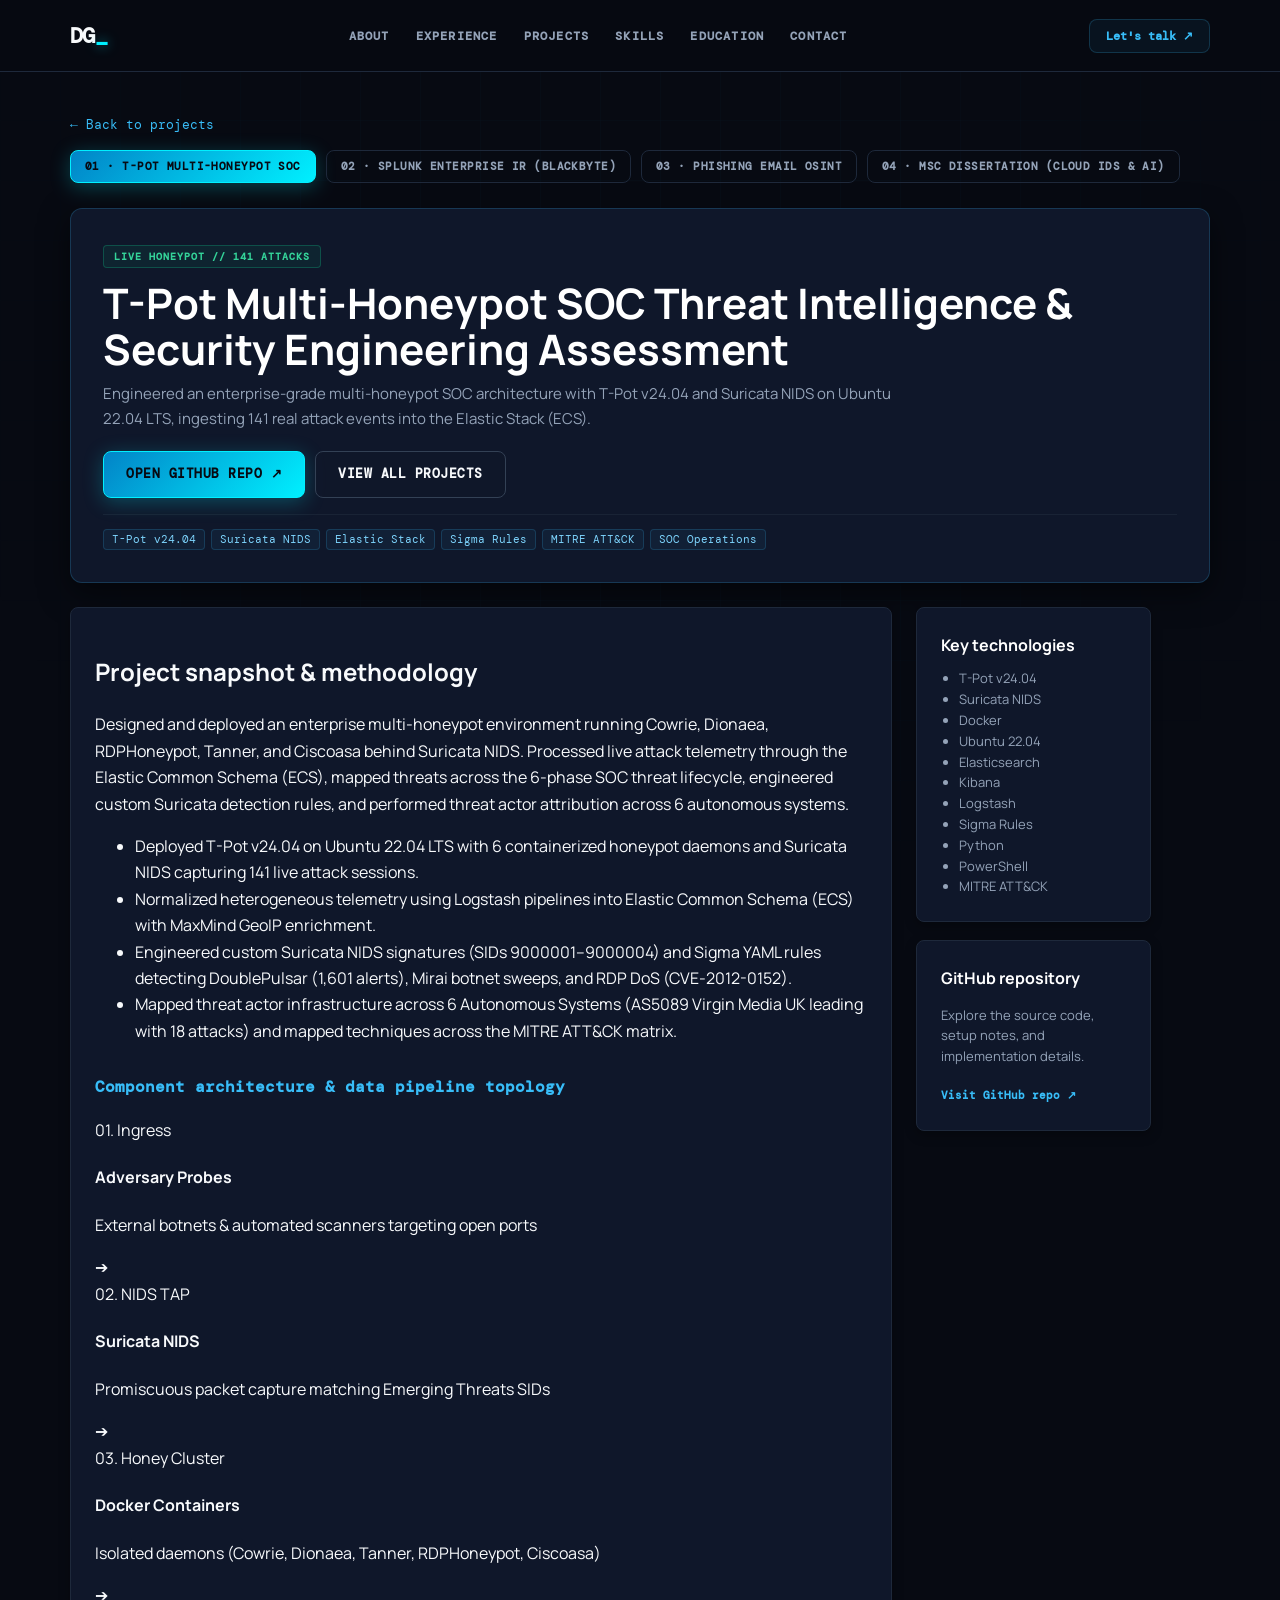
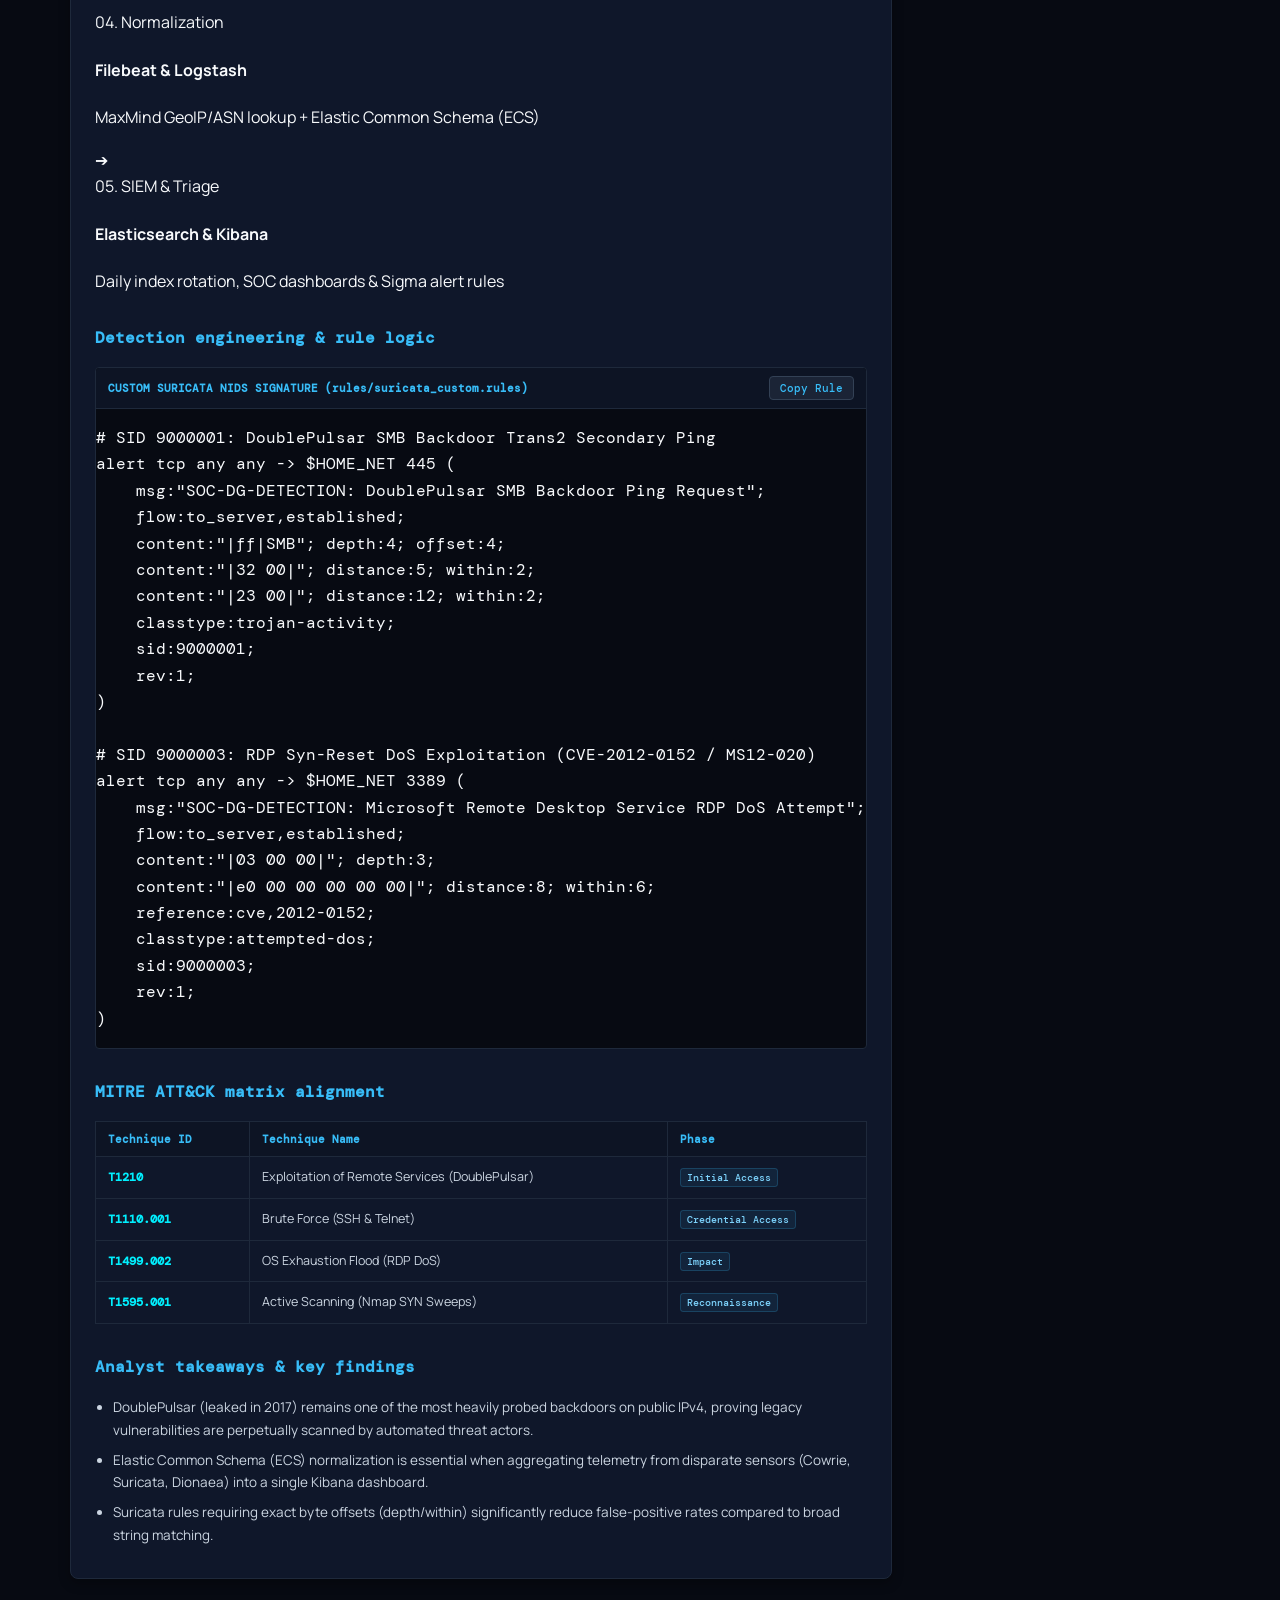
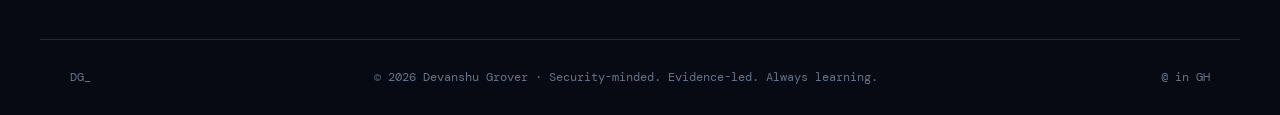
<file: project-detail.html>
<!doctype html>
<html lang="en">
<head>
  <meta charset="utf-8">
  <meta name="viewport" content="width=device-width,initial-scale=1">
  <meta name="description" content="Project detail page for Devanshu Grover's cybersecurity portfolio projects.">
  <title>Project Details | Devanshu Grover</title>
  <link rel="stylesheet" href="styles.css">
</head>
<body data-page="project-detail">
  <header class="nav">
    <a class="logo" href="index.html#home">DG<span>_</span></a>
    <button class="menu" aria-label="Toggle menu">☰</button>
    <nav>
      <a href="index.html#about">About</a>
      <a href="index.html#experience">Experience</a>
      <a href="index.html#projects">Projects</a>
      <a href="index.html#skills">Skills</a>
      <a href="index.html#education">Education</a>
      <a href="index.html#contact">Contact</a>
    </nav>
    <a class="nav-cta" href="index.html#contact">Let's talk ↗</a>
  </header>

  <main class="project-detail-shell">
    <a class="back-link" href="index.html#projects" style="display:inline-block; margin-bottom:15px; color:var(--cyan); text-decoration:none; font-family:'DM Mono', monospace; font-size:13px;">← Back to projects</a>

    <div class="project-switcher-bar" style="display: flex; gap: 10px; margin: 0 0 25px; flex-wrap: wrap;">
      <a href="project-detail.html?project=tpot-soc-assessment" class="btn btn-sm switcher-pill" data-project-id="tpot-soc-assessment">01 · T-Pot Multi-Honeypot SOC</a>
      <a href="project-detail.html?project=splunk-soc-incident-investigation" class="btn btn-sm switcher-pill" data-project-id="splunk-soc-incident-investigation">02 · Splunk Enterprise IR (BlackByte)</a>
      <a href="project-detail.html?project=phishing-osint" class="btn btn-sm switcher-pill" data-project-id="phishing-osint">03 · Phishing Email OSINT</a>
      <a href="project-detail.html?project=msc-cloud-ids-dissertation" class="btn btn-sm switcher-pill" data-project-id="msc-cloud-ids-dissertation">04 · MSc Dissertation (Cloud IDS & AI)</a>
    </div>

    <section class="project-page-header reveal">
      <span id="project-status" class="detail-badge">LIVE LAB</span>
      <h1 id="project-name">Project title</h1>
      <p id="project-summary">Project summary will load here.</p>

      <div class="project-detail-actions">
        <a id="project-repo" class="btn primary" href="#" target="_blank" rel="noopener noreferrer">Open GitHub repo ↗</a>
        <a class="btn" href="index.html#projects">View all projects</a>
      </div>

      <div id="project-tags" class="tags project-tags">
        <span>Loading</span>
      </div>
    </section>

    <section class="project-content reveal delay">
      <article class="project-card">
        <h2>Project snapshot & methodology</h2>
        <p id="project-description">Description text loads here.</p>
        <ul id="project-points">
          <li>Project details will appear here.</li>
        </ul>

        <div class="project-detail-section" style="margin-top: 30px;">
          <h3 style="color: var(--cyan); font-family: 'DM Mono', monospace; font-size: 16px;">Component architecture & data pipeline topology</h3>
          <div class="topology-diagram-box" id="project-topology-box" style="margin-top: 10px;">
            <!-- Injected by script.js -->
          </div>
        </div>

        <div class="project-detail-section" style="margin-top: 30px;">
          <h3 style="color: var(--cyan); font-family: 'DM Mono', monospace; font-size: 16px;">Detection engineering & rule logic</h3>
          <div class="rule-box-wrap" style="margin-top: 10px;">
            <div class="rule-box-header">
              <span class="rule-type" id="project-rule-type">DETECTION RULE</span>
              <button class="btn-copy-small" id="project-copy-rule">Copy Rule</button>
            </div>
            <pre><code id="project-rule-code">Loading rule logic...</code></pre>
          </div>
        </div>

        <div class="project-detail-section" style="margin-top: 30px;">
          <h3 style="color: var(--cyan); font-family: 'DM Mono', monospace; font-size: 16px;">MITRE ATT&CK matrix alignment</h3>
          <table class="mitre-table" style="margin-top: 10px;">
            <thead>
              <tr>
                <th>Technique ID</th>
                <th>Technique Name</th>
                <th>Phase</th>
              </tr>
            </thead>
            <tbody id="project-mitre-body">
              <!-- Injected by script.js -->
            </tbody>
          </table>
        </div>

        <div class="project-detail-section" style="margin-top: 30px;">
          <h3 style="color: var(--cyan); font-family: 'DM Mono', monospace; font-size: 16px;">Analyst takeaways & key findings</h3>
          <ul id="project-takeaways" class="takeaways-list" style="margin-top: 10px;">
            <!-- Injected by script.js -->
          </ul>
        </div>
      </article>

      <aside class="project-side">
        <div class="project-meta">
          <h3>Key technologies</h3>
          <ul id="project-tech">
            <li>Loading...</li>
          </ul>
        </div>

        <div class="project-meta">
          <h3>GitHub repository</h3>
          <p>Explore the source code, setup notes, and implementation details.</p>
          <a id="project-repo-secondary" class="inline-link" href="#" target="_blank" rel="noopener noreferrer">Visit GitHub repo ↗</a>
        </div>
      </aside>
    </section>
  </main>

  <footer>
    <span>DG_</span>
    <p>© 2026 Devanshu Grover · Security-minded. Evidence-led. Always learning.</p>
    <div>
      <a href="mailto:groverdevanshu623@gmail.com">@</a>
      <a href="https://www.linkedin.com/in/devanshugrover-22b097208">in</a>
      <a href="https://github.com/">GH</a>
    </div>
  </footer>

  <script src="script.js"></script>
</body>
</html>
</file>
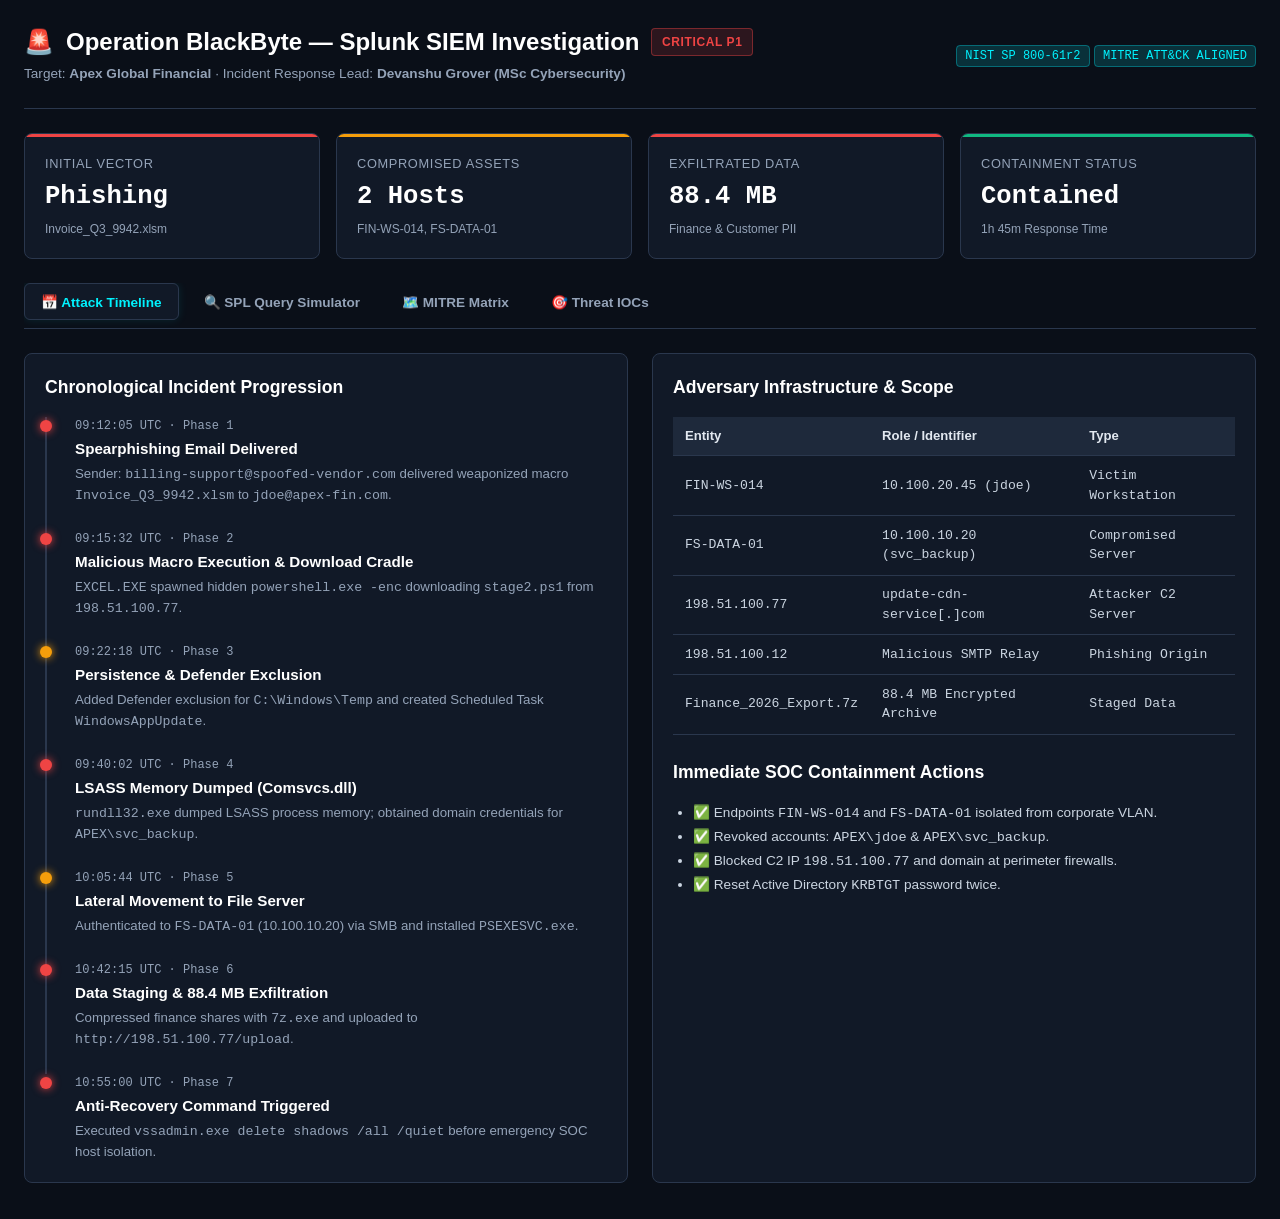
<file: splunk-soc-incident-investigation/dashboards/interactive_soc_viewer.html>
<!DOCTYPE html>
<html lang="en">
<head>
  <meta charset="UTF-8">
  <meta name="viewport" content="width=device-width, initial-scale=1.0">
  <title>Operation BlackByte — Splunk SOC Incident Investigation Dashboard</title>
  <style>
    :root {
      --bg-primary: #0a0f18;
      --bg-card: #111927;
      --bg-card-hover: #172338;
      --bg-surface: #1e293b;
      --border-color: #2a374d;
      --text-main: #f1f5f9;
      --text-muted: #94a3b8;
      --accent-cyan: #00f2fe;
      --accent-blue: #38bdf8;
      --accent-red: #ef4444;
      --accent-amber: #f59e0b;
      --accent-green: #10b981;
      --accent-purple: #a855f7;
      --font-mono: ui-monospace, SFMono-Regular, Menlo, Monaco, Consolas, "Liberation Mono", monospace;
      --font-sans: -apple-system, BlinkMacSystemFont, "Segoe UI", Roboto, Oxygen, Ubuntu, Cantarell, sans-serif;
    }

    * { box-sizing: border-box; margin: 0; padding: 0; }
    body {
      background-color: var(--bg-primary);
      color: var(--text-main);
      font-family: var(--font-sans);
      line-height: 1.5;
      padding: 1.5rem;
    }

    .header-bar {
      display: flex;
      justify-content: space-between;
      align-items: center;
      padding-bottom: 1.5rem;
      border-bottom: 1px solid var(--border-color);
      margin-bottom: 1.5rem;
      flex-wrap: wrap;
      gap: 1rem;
    }

    .header-bar h1 {
      font-size: 1.5rem;
      font-weight: 700;
      color: #fff;
      display: flex;
      align-items: center;
      gap: 0.75rem;
    }

    .badge-critical {
      background: rgba(239, 68, 68, 0.15);
      color: var(--accent-red);
      border: 1px solid rgba(239, 68, 68, 0.4);
      padding: 0.25rem 0.6rem;
      border-radius: 4px;
      font-size: 0.75rem;
      font-weight: 700;
      letter-spacing: 0.05em;
    }

    .badge-mitre {
      background: rgba(0, 242, 254, 0.15);
      color: var(--accent-cyan);
      border: 1px solid rgba(0, 242, 254, 0.3);
      padding: 0.2rem 0.5rem;
      border-radius: 4px;
      font-size: 0.75rem;
      font-family: var(--font-mono);
    }

    .stats-grid {
      display: grid;
      grid-template-columns: repeat(auto-fit, minmax(200px, 1fr));
      gap: 1rem;
      margin-bottom: 1.5rem;
    }

    .stat-card {
      background: var(--bg-card);
      border: 1px solid var(--border-color);
      border-radius: 8px;
      padding: 1.25rem;
      position: relative;
      overflow: hidden;
    }

    .stat-card::before {
      content: '';
      position: absolute;
      top: 0; left: 0; right: 0;
      height: 3px;
      background: var(--accent-cyan);
    }

    .stat-card.red::before { background: var(--accent-red); }
    .stat-card.amber::before { background: var(--accent-amber); }
    .stat-card.green::before { background: var(--accent-green); }

    .stat-label {
      font-size: 0.8rem;
      text-transform: uppercase;
      letter-spacing: 0.05em;
      color: var(--text-muted);
      margin-bottom: 0.25rem;
    }

    .stat-value {
      font-size: 1.6rem;
      font-weight: 700;
      color: #fff;
      font-family: var(--font-mono);
    }

    .stat-sub {
      font-size: 0.75rem;
      color: var(--text-muted);
      margin-top: 0.25rem;
    }

    .tabs {
      display: flex;
      gap: 0.5rem;
      border-bottom: 1px solid var(--border-color);
      margin-bottom: 1.5rem;
      overflow-x: auto;
      padding-bottom: 0.5rem;
    }

    .tab-btn {
      background: transparent;
      border: 1px solid transparent;
      color: var(--text-muted);
      padding: 0.6rem 1rem;
      border-radius: 6px;
      cursor: pointer;
      font-size: 0.85rem;
      font-weight: 600;
      white-space: nowrap;
      transition: all 0.2s;
    }

    .tab-btn:hover {
      background: var(--bg-card);
      color: #fff;
    }

    .tab-btn.active {
      background: var(--bg-card);
      color: var(--accent-cyan);
      border-color: var(--border-color);
      box-shadow: 0 0 10px rgba(0, 242, 254, 0.1);
    }

    .panel {
      display: none;
    }

    .panel.active {
      display: block;
    }

    .grid-2col {
      display: grid;
      grid-template-columns: 1fr 1fr;
      gap: 1.5rem;
    }

    @media (max-width: 900px) {
      .grid-2col { grid-template-columns: 1fr; }
    }

    .box {
      background: var(--bg-card);
      border: 1px solid var(--border-color);
      border-radius: 8px;
      padding: 1.25rem;
      margin-bottom: 1.5rem;
    }

    .box h2 {
      font-size: 1.1rem;
      color: #fff;
      margin-bottom: 1rem;
      display: flex;
      align-items: center;
      justify-content: space-between;
    }

    .query-box {
      background: #06090e;
      border: 1px solid #1e293b;
      border-radius: 6px;
      padding: 1rem;
      font-family: var(--font-mono);
      font-size: 0.82rem;
      color: #38bdf8;
      overflow-x: auto;
      margin-bottom: 1rem;
      white-space: pre-wrap;
    }

    .query-explainer {
      background: rgba(56, 189, 248, 0.05);
      border-left: 3px solid var(--accent-cyan);
      padding: 0.75rem 1rem;
      border-radius: 0 6px 6px 0;
      font-size: 0.85rem;
      color: #cbd5e1;
      margin-bottom: 1rem;
    }

    table {
      width: 100%;
      border-collapse: collapse;
      font-size: 0.82rem;
      text-align: left;
    }

    th {
      background: var(--bg-surface);
      color: #e2e8f0;
      padding: 0.6rem 0.75rem;
      border-bottom: 1px solid var(--border-color);
      font-weight: 600;
    }

    td {
      padding: 0.6rem 0.75rem;
      border-bottom: 1px solid var(--border-color);
      color: #cbd5e1;
      font-family: var(--font-mono);
    }

    tr:hover td {
      background: var(--bg-card-hover);
    }

    .btn-run {
      background: var(--accent-cyan);
      color: #000;
      border: none;
      padding: 0.4rem 0.8rem;
      border-radius: 4px;
      font-weight: 700;
      font-size: 0.8rem;
      cursor: pointer;
      display: inline-flex;
      align-items: center;
      gap: 0.3rem;
    }

    .btn-run:hover {
      background: #38bdf8;
    }

    .timeline-item {
      position: relative;
      padding-left: 1.75rem;
      padding-bottom: 1.5rem;
      border-left: 2px solid var(--border-color);
    }

    .timeline-item:last-child {
      border-left: 2px solid transparent;
      padding-bottom: 0;
    }

    .timeline-dot {
      position: absolute;
      left: -0.45rem;
      top: 0.2rem;
      width: 12px;
      height: 12px;
      border-radius: 50%;
      background: var(--accent-cyan);
      box-shadow: 0 0 8px var(--accent-cyan);
    }

    .timeline-dot.red { background: var(--accent-red); box-shadow: 0 0 8px var(--accent-red); }
    .timeline-dot.amber { background: var(--accent-amber); box-shadow: 0 0 8px var(--accent-amber); }

    .timeline-time {
      font-size: 0.75rem;
      font-family: var(--font-mono);
      color: var(--text-muted);
    }

    .timeline-title {
      font-size: 0.95rem;
      font-weight: 600;
      color: #fff;
      margin: 0.2rem 0;
    }

    .timeline-desc {
      font-size: 0.83rem;
      color: var(--text-muted);
    }
  </style>
</head>
<body>

  <header class="header-bar">
    <div>
      <h1>
        <span>🚨</span> Operation BlackByte — Splunk SIEM Investigation
        <span class="badge-critical">CRITICAL P1</span>
      </h1>
      <p style="color: var(--text-muted); font-size: 0.85rem; margin-top: 0.25rem;">
        Target: <b>Apex Global Financial</b> · Incident Response Lead: <b>Devanshu Grover (MSc Cybersecurity)</b>
      </p>
    </div>
    <div>
      <span class="badge-mitre">NIST SP 800-61r2</span>
      <span class="badge-mitre">MITRE ATT&CK ALIGNED</span>
    </div>
  </header>

  <div class="stats-grid">
    <div class="stat-card red">
      <div class="stat-label">Initial Vector</div>
      <div class="stat-value">Phishing</div>
      <div class="stat-sub">Invoice_Q3_9942.xlsm</div>
    </div>
    <div class="stat-card amber">
      <div class="stat-label">Compromised Assets</div>
      <div class="stat-value">2 Hosts</div>
      <div class="stat-sub">FIN-WS-014, FS-DATA-01</div>
    </div>
    <div class="stat-card red">
      <div class="stat-label">Exfiltrated Data</div>
      <div class="stat-value">88.4 MB</div>
      <div class="stat-sub">Finance & Customer PII</div>
    </div>
    <div class="stat-card green">
      <div class="stat-label">Containment Status</div>
      <div class="stat-value">Contained</div>
      <div class="stat-sub">1h 45m Response Time</div>
    </div>
  </div>

  <nav class="tabs">
    <button class="tab-btn active" onclick="showTab('tab-timeline')">📅 Attack Timeline</button>
    <button class="tab-btn" onclick="showTab('tab-queries')">🔍 SPL Query Simulator</button>
    <button class="tab-btn" onclick="showTab('tab-mitre')">🗺️ MITRE Matrix</button>
    <button class="tab-btn" onclick="showTab('tab-iocs')">🎯 Threat IOCs</button>
  </nav>

  <!-- TAB 1: TIMELINE -->
  <div id="tab-timeline" class="panel active">
    <div class="grid-2col">
      <div class="box">
        <h2>Chronological Incident Progression</h2>
        <div class="timeline">
          <div class="timeline-item">
            <div class="timeline-dot red"></div>
            <div class="timeline-time">09:12:05 UTC · Phase 1</div>
            <div class="timeline-title">Spearphishing Email Delivered</div>
            <div class="timeline-desc">Sender: <code>billing-support@spoofed-vendor.com</code> delivered weaponized macro <code>Invoice_Q3_9942.xlsm</code> to <code>jdoe@apex-fin.com</code>.</div>
          </div>
          <div class="timeline-item">
            <div class="timeline-dot red"></div>
            <div class="timeline-time">09:15:32 UTC · Phase 2</div>
            <div class="timeline-title">Malicious Macro Execution & Download Cradle</div>
            <div class="timeline-desc"><code>EXCEL.EXE</code> spawned hidden <code>powershell.exe -enc</code> downloading <code>stage2.ps1</code> from <code>198.51.100.77</code>.</div>
          </div>
          <div class="timeline-item">
            <div class="timeline-dot amber"></div>
            <div class="timeline-time">09:22:18 UTC · Phase 3</div>
            <div class="timeline-title">Persistence & Defender Exclusion</div>
            <div class="timeline-desc">Added Defender exclusion for <code>C:\Windows\Temp</code> and created Scheduled Task <code>WindowsAppUpdate</code>.</div>
          </div>
          <div class="timeline-item">
            <div class="timeline-dot red"></div>
            <div class="timeline-time">09:40:02 UTC · Phase 4</div>
            <div class="timeline-title">LSASS Memory Dumped (Comsvcs.dll)</div>
            <div class="timeline-desc"><code>rundll32.exe</code> dumped LSASS process memory; obtained domain credentials for <code>APEX\svc_backup</code>.</div>
          </div>
          <div class="timeline-item">
            <div class="timeline-dot amber"></div>
            <div class="timeline-time">10:05:44 UTC · Phase 5</div>
            <div class="timeline-title">Lateral Movement to File Server</div>
            <div class="timeline-desc">Authenticated to <code>FS-DATA-01</code> (10.100.10.20) via SMB and installed <code>PSEXESVC.exe</code>.</div>
          </div>
          <div class="timeline-item">
            <div class="timeline-dot red"></div>
            <div class="timeline-time">10:42:15 UTC · Phase 6</div>
            <div class="timeline-title">Data Staging & 88.4 MB Exfiltration</div>
            <div class="timeline-desc">Compressed finance shares with <code>7z.exe</code> and uploaded to <code>http://198.51.100.77/upload</code>.</div>
          </div>
          <div class="timeline-item">
            <div class="timeline-dot red"></div>
            <div class="timeline-time">10:55:00 UTC · Phase 7</div>
            <div class="timeline-title">Anti-Recovery Command Triggered</div>
            <div class="timeline-desc">Executed <code>vssadmin.exe delete shadows /all /quiet</code> before emergency SOC host isolation.</div>
          </div>
        </div>
      </div>

      <div class="box">
        <h2>Adversary Infrastructure & Scope</h2>
        <table style="margin-top: 0.5rem;">
          <thead>
            <tr><th>Entity</th><th>Role / Identifier</th><th>Type</th></tr>
          </thead>
          <tbody>
            <tr><td><code>FIN-WS-014</code></td><td>10.100.20.45 (jdoe)</td><td>Victim Workstation</td></tr>
            <tr><td><code>FS-DATA-01</code></td><td>10.100.10.20 (svc_backup)</td><td>Compromised Server</td></tr>
            <tr><td><code>198.51.100.77</code></td><td>update-cdn-service[.]com</td><td>Attacker C2 Server</td></tr>
            <tr><td><code>198.51.100.12</code></td><td>Malicious SMTP Relay</td><td>Phishing Origin</td></tr>
            <tr><td><code>Finance_2026_Export.7z</code></td><td>88.4 MB Encrypted Archive</td><td>Staged Data</td></tr>
          </tbody>
        </table>

        <h2 style="margin-top: 1.5rem;">Immediate SOC Containment Actions</h2>
        <ul style="font-size: 0.85rem; color: #cbd5e1; padding-left: 1.25rem; line-height: 1.7;">
          <li>✅ Endpoints <code>FIN-WS-014</code> and <code>FS-DATA-01</code> isolated from corporate VLAN.</li>
          <li>✅ Revoked accounts: <code>APEX\jdoe</code> & <code>APEX\svc_backup</code>.</li>
          <li>✅ Blocked C2 IP <code>198.51.100.77</code> and domain at perimeter firewalls.</li>
          <li>✅ Reset Active Directory <code>KRBTGT</code> password twice.</li>
        </ul>
      </div>
    </div>
  </div>

  <!-- TAB 2: QUERIES -->
  <div id="tab-queries" class="panel">
    <div class="box">
      <h2>
        Interactive Splunk SPL Query Simulator
        <span style="font-size: 0.8rem; font-weight: normal; color: var(--text-muted);">Select attack phase to test query</span>
      </h2>

      <div style="display: flex; gap: 0.5rem; margin-bottom: 1rem; flex-wrap: wrap;">
        <button class="btn-run" onclick="runQuery(1)">01 · Phishing Dropper</button>
        <button class="btn-run" onclick="runQuery(2)">02 · Office Child Process</button>
        <button class="btn-run" onclick="runQuery(3)">03 · Task Persistence</button>
        <button class="btn-run" onclick="runQuery(4)">04 · LSASS Dump</button>
        <button class="btn-run" onclick="runQuery(5)">05 · Lateral PsExec</button>
        <button class="btn-run" onclick="runQuery(6)">06 · C2 Beaconing</button>
        <button class="btn-run" onclick="runQuery(7)">07 · VSS Deletion</button>
      </div>

      <div id="query-display" class="query-box">Select a phase above to view the exact SPL query...</div>
      <div id="query-desc" class="query-explainer">Analytical explanation of SPL clauses will appear here.</div>

      <h3 style="font-size: 0.95rem; color: #fff; margin-bottom: 0.5rem;">Forensic Query Results</h3>
      <div id="table-results" style="overflow-x: auto;">
        <!-- Simulated Table Data -->
      </div>
    </div>
  </div>

  <!-- TAB 3: MITRE -->
  <div id="tab-mitre" class="panel">
    <div class="box">
      <h2>MITRE ATT&CK Enterprise Matrix Mapping</h2>
      <table>
        <thead>
          <tr><th>Tactic</th><th>Technique ID</th><th>Technique Name</th><th>Threat Observable</th></tr>
        </thead>
        <tbody>
          <tr><td>Initial Access</td><td><code>T1566.001</code></td><td>Spearphishing Attachment</td><td>Invoice_Q3_9942.xlsm</td></tr>
          <tr><td>Execution</td><td><code>T1059.001</code></td><td>PowerShell</td><td>Hidden Base64 download cradle</td></tr>
          <tr><td>Persistence</td><td><code>T1053.005</code></td><td>Scheduled Task</td><td>WindowsAppUpdate registered</td></tr>
          <tr><td>Defense Evasion</td><td><code>T1562.001</code></td><td>Impair Defenses</td><td>Defender exclusion C:\Windows\Temp</td></tr>
          <tr><td>Credential Access</td><td><code>T1003.001</code></td><td>LSASS Memory Dumping</td><td>rundll32 comsvcs.dll MiniDump</td></tr>
          <tr><td>Discovery</td><td><code>T1087.002</code></td><td>Domain Account Discovery</td><td>net group "Domain Admins" /domain</td></tr>
          <tr><td>Lateral Movement</td><td><code>T1021.002</code></td><td>SMB / Admin Shares</td><td>PsExec connection to FS-DATA-01</td></tr>
          <tr><td>Collection</td><td><code>T1560.001</code></td><td>Archive via Utility</td><td>7z.exe password protected staging</td></tr>
          <tr><td>Command & Control</td><td><code>T1071.001</code></td><td>Web Protocols</td><td>HTTP 60s periodic beaconing</td></tr>
          <tr><td>Exfiltration</td><td><code>T1041</code></td><td>Exfiltration Over C2</td><td>88.4 MB POST upload to /upload</td></tr>
          <tr><td>Impact</td><td><code>T1490</code></td><td>Inhibit System Recovery</td><td>vssadmin delete shadows /all /quiet</td></tr>
        </tbody>
      </table>
    </div>
  </div>

  <!-- TAB 4: IOCS -->
  <div id="tab-iocs" class="panel">
    <div class="box">
      <h2>Actionable Threat Indicators of Compromise (IOCs)</h2>
      <table>
        <thead>
          <tr><th>Indicator</th><th>Type</th><th>Category</th><th>Confidence</th></tr>
        </thead>
        <tbody>
          <tr><td><code>a7b8c9d0e1f234567890abcdef1234567890abcdef1234567890abcdef123456</code></td><td>SHA256</td><td>Phishing Macro Dropper</td><td>High</td></tr>
          <tr><td><code>198.51.100.77</code></td><td>IPv4</td><td>Primary C2 Server & Exfil</td><td>High</td></tr>
          <tr><td><code>update-cdn-service[.]com</code></td><td>Domain</td><td>C2 Infrastructure</td><td>High</td></tr>
          <tr><td><code>http://198.51.100.77/stage2.ps1</code></td><td>URL</td><td>Payload Download Cradle</td><td>High</td></tr>
          <tr><td><code>WindowsAppUpdate</code></td><td>TaskName</td><td>Persistence Task</td><td>High</td></tr>
          <tr><td><code>C:\Windows\Temp\lsass.dmp</code></td><td>FilePath</td><td>LSASS Memory Dump</td><td>High</td></tr>
          <tr><td><code>C:\Windows\Temp\Finance_2026_Export.7z</code></td><td>FilePath</td><td>Staged Data Archive</td><td>High</td></tr>
          <tr><td><code>PSEXESVC.exe</code></td><td>FileName</td><td>Lateral Movement Binary</td><td>High</td></tr>
        </tbody>
      </table>
    </div>
  </div>

  <script>
    function showTab(tabId) {
      document.querySelectorAll('.panel').forEach(p => p.classList.remove('active'));
      document.querySelectorAll('.tab-btn').forEach(b => b.classList.remove('active'));
      document.getElementById(tabId).classList.add('active');
      event.target.classList.add('active');
    }

    const queries = {
      1: {
        spl: `index=incident_lab sourcetype="XmlWinEventLog:Microsoft-Windows-Sysmon/Operational" EventCode=15 TargetFilename="*Invoice_Q3_9942.xlsm*"
| rex field=Hashes "SHA256=(?<sha256>[A-Fa-f0-9]{64})"
| table _time, Computer, TargetFilename, sha256, User`,
        desc: "<b>Sysmon Event ID 15</b> captures Alternate Data Streams when users download attachments from the web. The <code>rex</code> clause extracts the SHA256 cryptographic hash.",
        table: `<table><thead><tr><th>_time</th><th>Computer</th><th>TargetFilename</th><th>sha256</th><th>User</th></tr></thead>
        <tbody><tr><td>2026-08-18 09:14:11</td><td>FIN-WS-014.apex-fin.corp</td><td>C:\\Users\\jdoe\\Downloads\\Invoice_Q3_9942.xlsm</td><td>a7b8c9d0e1f234567890abcdef1234567890abcdef1234567890abcdef123456</td><td>APEX\\jdoe</td></tr></tbody></table>`
      },
      2: {
        spl: `index=incident_lab sourcetype="XmlWinEventLog:Microsoft-Windows-Sysmon/Operational" EventCode=1 ParentImage="*\\excel.exe"
| search Image="*\\powershell.exe"
| table _time, Computer, User, ParentImage, Image, CommandLine`,
        desc: "<b>Sysmon Event ID 1</b> identifies abnormal parent-child process lineage where Microsoft Excel spawns a hidden, base64-encoded PowerShell process.",
        table: `<table><thead><tr><th>_time</th><th>Computer</th><th>User</th><th>ParentImage</th><th>Image</th><th>CommandLine</th></tr></thead>
        <tbody><tr><td>2026-08-18 09:15:32</td><td>FIN-WS-014</td><td>APEX\\jdoe</td><td>...\\EXCEL.EXE</td><td>...\\powershell.exe</td><td>powershell.exe -nop -w hidden -enc SQBFAFgAIAA...</td></tr></tbody></table>`
      },
      3: {
        spl: `index=incident_lab sourcetype="WinEventLog:Security" EventCode=4698
| rex field=Message "Task Name:\\s+(?<TaskName>[^\\r\\n]+)"
| table _time, Computer, TaskName, Message`,
        desc: "<b>Windows Security Event ID 4698</b> triggers when a new Scheduled Task is created. Parses the XML task content to reveal persistence.",
        table: `<table><thead><tr><th>_time</th><th>Computer</th><th>TaskName</th><th>Details</th></tr></thead>
        <tbody><tr><td>2026-08-18 09:22:18</td><td>FIN-WS-014</td><td>\\Microsoft\\Windows\\AppUpdate\\Check</td><td>Runs updater.ps1 on system logon</td></tr></tbody></table>`
      },
      4: {
        spl: `index=incident_lab sourcetype="XmlWinEventLog:Microsoft-Windows-Sysmon/Operational" EventCode=10 TargetImage="*\\lsass.exe"
| search GrantedAccess="0x1010"
| table _time, Computer, SourceImage, TargetImage, GrantedAccess, CallTrace`,
        desc: "<b>Sysmon Event ID 10 (ProcessAccess)</b> detects rundll32.exe requesting memory-read access (0x1010) to lsass.exe via comsvcs.dll MiniDump export.",
        table: `<table><thead><tr><th>_time</th><th>Computer</th><th>SourceImage</th><th>TargetImage</th><th>GrantedAccess</th><th>CallTrace</th></tr></thead>
        <tbody><tr><td>2026-08-18 09:40:02</td><td>FIN-WS-014</td><td>...\\rundll32.exe</td><td>...\\lsass.exe</td><td>0x1010</td><td>ntdll.dll+9d424|comsvcs.dll+1a240</td></tr></tbody></table>`
      },
      5: {
        spl: `index=incident_lab (sourcetype="WinEventLog:System" EventCode=7045) OR (sourcetype="WinEventLog:Security" EventCode=4624 Logon_Type=3)
| table _time, Computer, EventCode, TargetUserName, IpAddress, ServiceName`,
        desc: "Correlates Network Logon (Logon Type 3) with remote PsExec Service Installation (Event ID 7045) on the enterprise File Server.",
        table: `<table><thead><tr><th>_time</th><th>Computer</th><th>EventCode</th><th>TargetUserName</th><th>IpAddress</th><th>ServiceName</th></tr></thead>
        <tbody><tr><td>2026-08-18 10:05:44</td><td>FS-DATA-01</td><td>4624 (Logon)</td><td>svc_backup</td><td>10.100.20.45</td><td>-</td></tr>
        <tr><td>2026-08-18 10:05:46</td><td>FS-DATA-01</td><td>7045 (Service)</td><td>-</td><td>-</td><td>PSEXESVC</td></tr></tbody></table>`
      },
      6: {
        spl: `index=incident_lab sourcetype="stream:http" dest_ip="198.51.100.77"
| streamstats current=f window=1 last(_time) as prev_time by src_ip, dest_ip
| eval time_delta=_time - prev_time
| stats count, avg(time_delta) as avg_interval, stdev(time_delta) as jitter by src_ip, dest_ip`,
        desc: "Calculates time deltas between HTTP requests using <code>streamstats</code> to mathematically prove automated C2 heartbeat beaconing (60s interval, low jitter).",
        table: `<table><thead><tr><th>src_ip</th><th>dest_ip</th><th>count</th><th>avg_interval</th><th>jitter</th></tr></thead>
        <tbody><tr><td>10.100.10.20</td><td>198.51.100.77</td><td>450</td><td>60.12s</td><td>±1.8s</td></tr></tbody></table>`
      },
      7: {
        spl: `index=incident_lab sourcetype="XmlWinEventLog:Microsoft-Windows-Sysmon/Operational" EventCode=1
| search Image="*\\vssadmin.exe" CommandLine="*delete*shadows*"
| table _time, Computer, User, Image, CommandLine`,
        desc: "Detects ransomware operators deleting Volume Shadow Copies to prevent backup recovery.",
        table: `<table><thead><tr><th>_time</th><th>Computer</th><th>User</th><th>Image</th><th>CommandLine</th></tr></thead>
        <tbody><tr><td>2026-08-18 10:55:00</td><td>FS-DATA-01</td><td>APEX\\svc_backup</td><td>...\\vssadmin.exe</td><td>vssadmin.exe delete shadows /all /quiet</td></tr></tbody></table>`
      }
    };

    function runQuery(phaseNum) {
      const q = queries[phaseNum];
      document.getElementById('query-display').textContent = q.spl;
      document.getElementById('query-desc').innerHTML = q.desc;
      document.getElementById('table-results').innerHTML = q.table;
    }

    // Default load query 1
    runQuery(1);
  </script>
</body>
</html>
</file>
<file: styles.css>
@import url('https://fonts.googleapis.com/css2?family=DM+Mono:ital,wght@0,400;0,500;1,400&family=Manrope:wght@400;500;600;700;800&display=swap');

:root {
  /* Core Theme Colors */
  --bg: #070a12;
  --bg-alt: #0a0f1d;
  --panel: #0d1424;
  --panel-card: #0f172a;
  --panel-hover: #162238;
  --panel-active: #1e293b;
  
  --text: #f8fafc;
  --text-muted: #94a3b8;
  --text-dim: #64748b;
  
  /* Borders & Dividers */
  --line: #1e293b;
  --line-light: #334155;
  --border-cyan: rgba(56, 189, 248, 0.2);
  --border-cyan-glow: rgba(0, 240, 255, 0.45);
  
  /* Cyber Accents */
  --cyan: #38bdf8;
  --neon: #00f0ff;
  --deep-cyan: #0284c7;
  --emerald: #10b981;
  --emerald-glow: #34d399;
  --amber: #f59e0b;
  --rose: #f43f5e;
  --indigo: #6366f1;
  
  --max: 1200px;
  --radius-sm: 4px;
  --radius-md: 8px;
  --radius-lg: 12px;
  --radius-xl: 16px;
  
  --shadow-sm: 0 4px 12px rgba(0, 0, 0, 0.3);
  --shadow-md: 0 10px 30px rgba(0, 0, 0, 0.5);
  --shadow-lg: 0 20px 50px rgba(0, 0, 0, 0.7);
  --shadow-cyan: 0 0 30px rgba(0, 240, 255, 0.15);
}

*, *::before, *::after {
  box-sizing: border-box;
}

html {
  scroll-behavior: smooth;
}

body {
  margin: 0;
  background-color: var(--bg);
  color: var(--text);
  font-family: 'Manrope', system-ui, -apple-system, sans-serif;
  line-height: 1.65;
  overflow-x: hidden;
  position: relative;
}

/* Subtle Matrix Grid */
body::before {
  content: "";
  position: fixed;
  inset: 0;
  pointer-events: none;
  opacity: 0.05;
  background-image: 
    linear-gradient(rgba(56, 189, 248, 0.4) 1px, transparent 1px),
    linear-gradient(90deg, rgba(56, 189, 248, 0.4) 1px, transparent 1px);
  background-size: 60px 60px;
  mask-image: radial-gradient(circle at 50% 30%, #000 35%, transparent 90%);
  z-index: -1;
}

.hidden {
  display: none !important;
}

/* Particle Canvas */
.cyber-canvas {
  position: fixed;
  inset: 0;
  width: 100vw;
  height: 100vh;
  pointer-events: none;
  z-index: 0;
  opacity: 0.8;
}

/* Top Scroll Progress Bar */
.scroll-progress {
  position: fixed;
  top: 0;
  left: 0;
  height: 3px;
  background: linear-gradient(90deg, var(--cyan), var(--neon));
  z-index: 100;
  width: 0%;
  box-shadow: 0 0 10px var(--neon);
  transition: width 0.1s ease;
}

a {
  color: inherit;
  text-decoration: none;
}

code, kbd, pre, samp {
  font-family: 'DM Mono', monospace;
}

/* ═══════════════════════════════════════
   NAVIGATION BAR
   ═══════════════════════════════════════ */
.nav {
  height: 72px;
  position: fixed;
  inset: 0 0 auto;
  z-index: 50;
  padding: 0 max(30px, calc((100vw - var(--max)) / 2 + 30px));
  display: flex;
  align-items: center;
  justify-content: space-between;
  border-bottom: 1px solid var(--line);
  background: rgba(7, 10, 18, 0.88);
  backdrop-filter: blur(16px);
  -webkit-backdrop-filter: blur(16px);
  transition: all 0.3s ease;
}

.logo {
  font: 800 22px 'DM Mono', monospace;
  color: var(--text);
  letter-spacing: -0.03em;
  display: flex;
  align-items: center;
}

.logo span {
  color: var(--neon);
  text-shadow: 0 0 12px rgba(0, 240, 255, 0.6);
}

nav {
  display: flex;
  gap: 26px;
  font: 600 12px 'DM Mono', monospace;
  text-transform: uppercase;
  letter-spacing: 0.1em;
  color: var(--text-muted);
}

nav a {
  position: relative;
  padding: 6px 0;
  transition: color 0.25s ease;
}

nav a::after {
  content: '';
  position: absolute;
  bottom: 0;
  left: 0;
  width: 0;
  height: 2px;
  background: var(--neon);
  box-shadow: 0 0 8px var(--neon);
  transition: width 0.25s ease;
}

nav a:hover, nav a.active {
  color: var(--neon);
}

nav a:hover::after, nav a.active::after {
  width: 100%;
}

.nav-right {
  display: flex;
  align-items: center;
  gap: 14px;
}

.nav-cmd-btn {
  display: flex;
  align-items: center;
  gap: 8px;
  background: rgba(15, 23, 42, 0.8);
  border: 1px solid var(--line-light);
  border-radius: var(--radius-md);
  padding: 7px 12px;
  color: var(--text-muted);
  font: 500 11px 'DM Mono', monospace;
  cursor: pointer;
  transition: all 0.25s ease;
}

.nav-cmd-btn:hover {
  border-color: var(--cyan);
  color: var(--text);
  background: rgba(56, 189, 248, 0.08);
}

.nav-cmd-btn kbd {
  background: #1e293b;
  border: 1px solid #334155;
  border-radius: 4px;
  padding: 2px 6px;
  font-size: 10px;
  color: var(--cyan);
}

.nav-cta {
  font: 600 12px 'DM Mono', monospace;
  border: 1px solid var(--border-cyan);
  padding: 8px 16px;
  border-radius: var(--radius-md);
  color: var(--cyan);
  background: rgba(56, 189, 248, 0.06);
  transition: all 0.25s ease;
}

.nav-cta:hover {
  border-color: var(--neon);
  color: #070a12;
  background: var(--neon);
  box-shadow: 0 0 20px rgba(0, 240, 255, 0.4);
}

.menu {
  display: none;
  background: none;
  border: 1px solid var(--line-light);
  border-radius: var(--radius-sm);
  color: var(--text);
  font-size: 20px;
  padding: 4px 10px;
  cursor: pointer;
}

/* ═══════════════════════════════════════
   BUTTONS & COMMON UI
   ═══════════════════════════════════════ */
.btn {
  display: inline-flex;
  align-items: center;
  justify-content: center;
  gap: 8px;
  border: 1px solid var(--line-light);
  padding: 12px 22px;
  font-size: 12.5px;
  border-radius: var(--radius-md);
  font-family: 'DM Mono', monospace;
  text-transform: uppercase;
  font-weight: 600;
  letter-spacing: 0.04em;
  background: rgba(15, 23, 42, 0.8);
  color: var(--text);
  cursor: pointer;
  transition: all 0.25s cubic-bezier(0.4, 0, 0.2, 1);
  text-decoration: none;
  white-space: nowrap;
}

.btn:hover {
  transform: translateY(-2px);
  border-color: var(--cyan);
  color: var(--neon);
  box-shadow: var(--shadow-cyan);
  background: rgba(56, 189, 248, 0.08);
}

.btn.primary {
  background: linear-gradient(135deg, #0284c7 0%, #00f0ff 100%);
  color: #070a12;
  border: 1px solid var(--neon);
  font-weight: 700;
  box-shadow: 0 4px 20px rgba(0, 240, 255, 0.25);
}

.btn.primary:hover {
  background: linear-gradient(135deg, #00f0ff 0%, #38bdf8 100%);
  box-shadow: 0 6px 25px rgba(0, 240, 255, 0.45);
  color: #070a12;
}

.btn.ghost {
  background: transparent;
  border-color: var(--line);
  color: var(--text-muted);
}

.btn.ghost:hover {
  border-color: var(--line-light);
  color: var(--text);
  background: rgba(255, 255, 255, 0.03);
}

.btn-sm {
  padding: 6px 14px;
  font-size: 11px;
}

.btn-copy-small {
  background: rgba(30, 41, 59, 0.8);
  border: 1px solid var(--line-light);
  border-radius: var(--radius-sm);
  color: var(--cyan);
  font: 500 11px 'DM Mono', monospace;
  padding: 4px 10px;
  cursor: pointer;
  transition: all 0.2s ease;
}

.btn-copy-small:hover {
  background: var(--cyan);
  color: #070a12;
  border-color: var(--cyan);
}

/* ═══════════════════════════════════════
   HERO SECTION
   ═══════════════════════════════════════ */
.hero {
  min-height: 100vh;
  max-width: var(--max);
  margin: auto;
  padding: 135px 30px 80px;
  display: grid;
  grid-template-columns: 1.15fr 0.85fr;
  align-items: center;
  gap: 50px;
  position: relative;
}

.hero-copy {
  display: flex;
  flex-direction: column;
}

.kicker {
  font: 600 11.5px 'DM Mono', monospace;
  letter-spacing: 0.15em;
  color: var(--cyan);
  text-transform: uppercase;
  margin: 0 0 14px;
  display: flex;
  align-items: center;
}

.pulse-dot {
  display: inline-block;
  width: 8px;
  height: 8px;
  background: var(--emerald);
  border-radius: 50%;
  box-shadow: 0 0 10px var(--emerald);
  margin-right: 10px;
  animation: pulse-glow 2s ease-in-out infinite;
}

.hero h1 {
  font-size: clamp(52px, 7vw, 86px);
  line-height: 0.95;
  letter-spacing: -0.04em;
  margin: 0 0 18px;
  font-weight: 800;
  color: #ffffff;
}

.hero h1 i {
  font-style: normal;
  color: var(--neon);
  text-shadow: 0 0 25px rgba(0, 240, 255, 0.4);
}

.role {
  font: 500 14px 'DM Mono', monospace;
  color: #bae6fd;
  margin: 0 0 20px;
  display: flex;
  align-items: center;
  flex-wrap: wrap;
  gap: 8px;
}

.scramble-role {
  color: var(--neon);
  font-weight: 600;
}

.intro {
  color: var(--text-muted);
  font-size: 15.5px;
  line-height: 1.7;
  margin: 0 0 28px;
  max-width: 620px;
}

.actions {
  display: flex;
  flex-wrap: wrap;
  gap: 12px;
  margin-bottom: 30px;
}

.links {
  display: flex;
  flex-wrap: wrap;
  align-items: center;
  gap: 18px;
  font: 500 12px 'DM Mono', monospace;
  color: var(--text-muted);
}

.link-item {
  color: var(--text-muted);
  transition: color 0.2s ease;
}

.link-item:hover {
  color: var(--neon);
}

.link-bullet {
  color: var(--cyan);
}

.location-badge {
  color: var(--text-dim);
  font-size: 11.5px;
}

/* ═══════════════════════════════════════
   TERMINAL (INTERACTIVE LAB)
   ═══════════════════════════════════════ */
.terminal {
  border: 1px solid var(--border-cyan);
  background: #090d16;
  border-radius: var(--radius-lg);
  box-shadow: var(--shadow-lg), 0 0 35px rgba(56, 189, 248, 0.08);
  overflow: hidden;
  display: flex;
  flex-direction: column;
}

.term-head {
  height: 38px;
  padding: 0 14px;
  display: flex;
  align-items: center;
  justify-content: space-between;
  border-bottom: 1px solid var(--line);
  background: #0d1320;
}

.term-controls {
  display: flex;
  gap: 6px;
}

.term-dot {
  width: 10px;
  height: 10px;
  border-radius: 50%;
}

.term-dot.close { background: #ef4444; }
.term-dot.min { background: #f59e0b; }
.term-dot.max { background: #10b981; }

.term-title {
  font: 500 11px 'DM Mono', monospace;
  color: var(--text-muted);
}

.term-status {
  font: 500 10px 'DM Mono', monospace;
  color: var(--emerald-glow);
  display: flex;
  align-items: center;
  gap: 4px;
}

.status-live {
  color: var(--emerald-glow);
  animation: pulse-glow 2s infinite;
}

.term-body {
  padding: 18px 20px;
  font: 12px/1.8 'DM Mono', monospace;
  min-height: 280px;
  max-height: 380px;
  overflow-y: auto;
  background: #070a12;
}

.term-dim { color: var(--text-dim); }
.term-highlight { color: var(--cyan); }

.term-init-line {
  margin-top: 10px;
  padding-left: 8px;
  border-left: 2px solid var(--line-light);
}

.term-init-line p {
  margin: 0;
  color: var(--text);
}

.term-init-line strong {
  display: block;
  color: var(--neon);
}

.term-init-line small, .term-init-line span {
  display: block;
  color: var(--text-muted);
  font-size: 11px;
}

.term-input-form {
  display: flex;
  align-items: center;
  gap: 8px;
  margin-top: 14px;
  padding-top: 10px;
  border-top: 1px dashed var(--line);
}

.term-prompt {
  color: var(--emerald-glow);
  white-space: nowrap;
}

.prompt-user { color: var(--cyan); }
.prompt-path { color: #f59e0b; }

.term-input {
  background: transparent;
  border: none;
  outline: none;
  color: #ffffff;
  font: 12px 'DM Mono', monospace;
  width: 100%;
}

.term-chips {
  padding: 10px 14px;
  background: #0d1320;
  border-top: 1px solid var(--line);
  display: flex;
  flex-wrap: wrap;
  gap: 6px;
}

.term-chip {
  background: rgba(30, 41, 59, 0.6);
  border: 1px solid var(--line-light);
  border-radius: var(--radius-sm);
  color: var(--cyan);
  font: 500 10.5px 'DM Mono', monospace;
  padding: 3px 8px;
  cursor: pointer;
  transition: all 0.2s ease;
}

.term-chip:hover {
  background: var(--cyan);
  color: #070a12;
  border-color: var(--cyan);
}

/* ═══════════════════════════════════════
   TECH MARQUEE
   ═══════════════════════════════════════ */
.tech-marquee-container {
  width: 100%;
  overflow: hidden;
  border-top: 1px solid var(--line);
  border-bottom: 1px solid var(--line);
  background: #090d16;
  padding: 14px 0;
  position: relative;
}

.tech-marquee-track {
  display: flex;
  gap: 14px;
  width: max-content;
  animation: marquee-scroll 35s linear infinite;
}

.tech-marquee-track:hover {
  animation-play-state: paused;
}

.tech-pill {
  display: flex;
  align-items: center;
  gap: 8px;
  padding: 6px 14px;
  background: var(--panel-card);
  border: 1px solid var(--line);
  border-radius: 20px;
  font: 500 12px 'DM Mono', monospace;
  color: #cbd5e1;
  white-space: nowrap;
}

.pill-dot {
  width: 6px;
  height: 6px;
  border-radius: 50%;
  background: var(--cyan);
}

.pill-dot.ok { background: var(--emerald); }
.pill-dot.alert { background: var(--amber); }

@keyframes marquee-scroll {
  0% { transform: translateX(0); }
  100% { transform: translateX(-50%); }
}

/* ═══════════════════════════════════════
   SECTION COMMON LAYOUT & HEADINGS
   ═══════════════════════════════════════ */
.section {
  max-width: var(--max);
  margin: auto;
  padding: 100px 30px;
}

.section.dark {
  max-width: none;
  padding-left: max(30px, calc((100vw - var(--max)) / 2 + 30px));
  padding-right: max(30px, calc((100vw - var(--max)) / 2 + 30px));
  background: var(--bg-alt);
  border-top: 1px solid var(--line);
  border-bottom: 1px solid var(--line);
}

.section-title {
  display: grid;
  grid-template-columns: auto 1fr;
  align-items: start;
  column-gap: 16px;
  row-gap: 4px;
  margin-bottom: 45px;
}

.section-title > span {
  grid-column: 1;
  grid-row: 1 / span 2;
  font: 700 13px 'DM Mono', monospace;
  color: var(--cyan);
  background: rgba(56, 189, 248, 0.08);
  border: 1px solid var(--border-cyan);
  padding: 4px 10px;
  border-radius: var(--radius-sm);
  align-self: start;
  margin-top: 4px;
  letter-spacing: 0.05em;
}

.section-title h2 {
  grid-column: 2;
  grid-row: 1;
  font-size: clamp(30px, 4vw, 42px);
  letter-spacing: -0.035em;
  margin: 0;
  color: #ffffff;
  font-weight: 800;
  line-height: 1.15;
}

.section-title p {
  grid-column: 2;
  grid-row: 2;
  margin: 6px 0 0;
  color: var(--text-muted);
  font-size: 15px;
  line-height: 1.55;
  max-width: 850px;
}

/* ═══════════════════════════════════════
   ABOUT ME SECTION
   ═══════════════════════════════════════ */
.about-grid {
  display: grid;
  grid-template-columns: 320px 1fr;
  gap: 50px;
  align-items: start;
}

.portrait {
  background: var(--panel-card);
  border: 1px solid var(--line);
  border-radius: var(--radius-lg);
  padding: 30px 24px;
  display: flex;
  flex-direction: column;
  align-items: center;
  text-align: center;
  box-shadow: var(--shadow-md);
}

.avatar-box {
  width: 110px;
  height: 110px;
  border-radius: 50%;
  background: linear-gradient(135deg, #1e293b 0%, #0f172a 100%);
  border: 2px solid var(--border-cyan);
  display: flex;
  flex-direction: column;
  align-items: center;
  justify-content: center;
  margin-bottom: 18px;
  box-shadow: 0 0 25px rgba(56, 189, 248, 0.15);
}

.avatar-initials {
  font: 800 32px 'DM Mono', monospace;
  color: var(--neon);
  letter-spacing: -0.05em;
}

.avatar-status {
  font: 600 8.5px 'DM Mono', monospace;
  color: var(--emerald-glow);
  letter-spacing: 0.1em;
}

.portrait small {
  font: 600 11px 'DM Mono', monospace;
  color: var(--cyan);
  letter-spacing: 0.08em;
  margin-bottom: 20px;
}

.quick-facts {
  width: 100%;
  display: flex;
  flex-direction: column;
  gap: 10px;
  border-top: 1px solid var(--line);
  padding-top: 18px;
}

.fact-item {
  font-size: 12.5px;
  color: var(--text-muted);
  text-align: left;
  background: rgba(15, 23, 42, 0.6);
  padding: 8px 12px;
  border-radius: var(--radius-sm);
  border: 1px solid var(--line);
}

.fact-item strong {
  color: var(--cyan);
  font-family: 'DM Mono', monospace;
  margin-right: 6px;
}

.copy {
  color: var(--text-muted);
  font-size: 15px;
  line-height: 1.75;
}

.copy .lead {
  font-size: 20px;
  color: #f1f5f9;
  line-height: 1.5;
  margin-top: 0;
  margin-bottom: 20px;
}

.copy b {
  color: var(--neon);
  font-weight: 600;
}

/* ═══════════════════════════════════════
   EXPERIENCE SECTION
   ═══════════════════════════════════════ */
.timeline {
  display: flex;
  flex-direction: column;
  gap: 20px;
}

.timeline-item {
  display: grid;
  grid-template-columns: 160px 1fr 40px;
  gap: 24px;
  align-items: start;
  border-bottom: 1px solid var(--line);
  padding-bottom: 24px;
}

.timeline-item:last-child {
  border-bottom: none;
  padding-bottom: 0;
}

.timeline-item time {
  font: 600 11.5px 'DM Mono', monospace;
  color: var(--cyan);
  padding-top: 16px;
}

.timeline-card {
  background: var(--panel-card);
  border: 1px solid var(--line);
  border-radius: var(--radius-md);
  padding: 24px 26px;
  transition: all 0.25s ease;
}

.timeline-card:hover {
  border-color: var(--border-cyan);
  background: var(--panel-hover);
  transform: translateY(-2px);
  box-shadow: var(--shadow-sm);
}

.timeline-header {
  margin-bottom: 14px;
}

.tag-pill {
  display: inline-block;
  font: 600 9.5px 'DM Mono', monospace;
  color: var(--cyan);
  background: rgba(56, 189, 248, 0.08);
  border: 1px solid var(--border-cyan);
  padding: 3px 8px;
  border-radius: 4px;
  letter-spacing: 0.06em;
  margin-bottom: 6px;
}

.tag-pill.highlight {
  color: var(--emerald-glow);
  background: rgba(16, 185, 129, 0.08);
  border-color: rgba(16, 185, 129, 0.3);
}

.timeline-header h3 {
  font-size: 20px;
  margin: 4px 0 2px;
  color: #ffffff;
}

.timeline-header h4 {
  font-size: 13.5px;
  font-weight: 500;
  color: var(--text-muted);
  margin: 0;
}

.timeline-card ul {
  margin: 0 0 16px;
  padding-left: 18px;
  color: #cbd5e1;
  font-size: 13.5px;
}

.timeline-card ul li {
  margin-bottom: 6px;
}

.card-skills {
  display: flex;
  flex-wrap: wrap;
  gap: 6px;
  border-top: 1px solid rgba(30, 41, 59, 0.6);
  padding-top: 12px;
}

.card-skills span {
  font: 10.5px 'DM Mono', monospace;
  color: #94a3b8;
  background: rgba(30, 41, 59, 0.6);
  border: 1px solid var(--line);
  padding: 3px 8px;
  border-radius: 3px;
}

.timeline-item > b {
  font: 700 24px 'DM Mono', monospace;
  color: #334155;
  padding-top: 14px;
  text-align: right;
}

/* ═══════════════════════════════════════
   STATS DASHBOARD
   ═══════════════════════════════════════ */
.stats-dashboard {
  display: grid;
  grid-template-columns: repeat(4, 1fr);
  gap: 18px;
  margin-bottom: 35px;
}

.stat-card {
  background: var(--panel-card);
  border: 1px solid var(--line);
  border-radius: var(--radius-md);
  padding: 22px 20px;
  text-align: center;
  transition: all 0.25s ease;
  box-shadow: var(--shadow-sm);
}

.stat-card:hover {
  border-color: var(--border-cyan);
  transform: translateY(-3px);
  box-shadow: var(--shadow-cyan);
}

.stat-number {
  font: 800 36px 'DM Mono', monospace;
  color: var(--neon);
  line-height: 1;
  margin-bottom: 6px;
  text-shadow: 0 0 15px rgba(0, 240, 255, 0.3);
}

.stat-label {
  font-size: 12px;
  font-weight: 700;
  color: #f1f5f9;
  text-transform: uppercase;
  letter-spacing: 0.05em;
  margin-bottom: 4px;
}

.stat-sub {
  font: 11px 'DM Mono', monospace;
  color: var(--text-dim);
}

/* Filter Tags */
.filter-tags, .skills-filter-tags {
  display: flex;
  flex-wrap: wrap;
  gap: 8px;
  margin-bottom: 28px;
}

.filter-tag, .skill-cat-btn {
  background: var(--panel-card);
  border: 1px solid var(--line);
  border-radius: 20px;
  color: var(--text-muted);
  font: 600 11.5px 'DM Mono', monospace;
  padding: 6px 14px;
  cursor: pointer;
  transition: all 0.2s ease;
}

.filter-tag:hover, .skill-cat-btn:hover,
.filter-tag.active, .skill-cat-btn.active {
  background: rgba(56, 189, 248, 0.12);
  border-color: var(--cyan);
  color: var(--neon);
  box-shadow: 0 0 12px rgba(0, 240, 255, 0.15);
}

/* ═══════════════════════════════════════
   PROJECTS GRID & CARDS
   ═══════════════════════════════════════ */
.project-grid {
  display: grid;
  grid-template-columns: repeat(3, 1fr);
  gap: 22px;
}

.project {
  background: var(--panel-card);
  border: 1px solid var(--line);
  border-radius: var(--radius-lg);
  padding: 26px;
  display: flex;
  flex-direction: column;
  transition: all 0.3s cubic-bezier(0.4, 0, 0.2, 1);
  box-shadow: var(--shadow-md);
  position: relative;
}

.project:hover {
  border-color: var(--border-cyan-glow);
  transform: translateY(-4px);
  box-shadow: var(--shadow-lg), var(--shadow-cyan);
  background: var(--panel-hover);
}

.project-header {
  display: flex;
  align-items: center;
  justify-content: space-between;
  margin-bottom: 12px;
  gap: 10px;
}

.project-header small {
  font: 600 10.5px 'DM Mono', monospace;
  color: var(--cyan);
  letter-spacing: 0.08em;
}

.badge {
  font: 700 9.5px 'DM Mono', monospace;
  padding: 4px 8px;
  border-radius: 4px;
  letter-spacing: 0.06em;
  background: rgba(30, 41, 59, 0.8);
  border: 1px solid var(--line-light);
  color: var(--text-muted);
}

.badge.alert {
  background: rgba(244, 63, 94, 0.12);
  border-color: rgba(244, 63, 94, 0.4);
  color: #fda4af;
}

.badge.ok {
  background: rgba(16, 185, 129, 0.12);
  border-color: rgba(16, 185, 129, 0.4);
  color: var(--emerald-glow);
}

.project h3 {
  font-size: 19px;
  line-height: 1.35;
  margin: 0 0 12px;
  color: #ffffff;
  font-weight: 700;
}

.project p {
  color: var(--text-muted);
  font-size: 13.5px;
  line-height: 1.6;
  margin: 0 0 16px;
}

.project ul {
  margin: 0 0 18px;
  padding-left: 18px;
  color: #cbd5e1;
  font-size: 12.5px;
  line-height: 1.55;
}

.project ul li {
  margin-bottom: 6px;
}

.project ul li strong {
  color: var(--neon);
}

.tags {
  display: flex;
  flex-wrap: wrap;
  gap: 6px;
  margin-top: auto;
  border-top: 1px solid rgba(30, 41, 59, 0.7);
  padding-top: 14px;
}

.tags span {
  font: 10.5px 'DM Mono', monospace;
  color: #7dd3fc;
  background: rgba(56, 189, 248, 0.06);
  border: 1px solid rgba(56, 189, 248, 0.18);
  padding: 3px 8px;
  border-radius: 4px;
}

.project-actions {
  display: flex;
  align-items: center;
  justify-content: space-between;
  gap: 12px;
  margin-top: 18px;
}

.project-actions .btn {
  flex: 1;
}

.project-link {
  font: 600 11.5px 'DM Mono', monospace;
  color: var(--cyan);
  text-decoration: none;
  white-space: nowrap;
  transition: color 0.2s ease;
}

.project-link:hover {
  color: var(--neon);
}

/* Dissertation Banner */
.dissertation {
  margin-top: 35px;
  background: var(--panel-card);
  border: 1px solid var(--border-cyan);
  border-left: 4px solid var(--neon);
  border-radius: var(--radius-md);
  padding: 26px 30px;
  box-shadow: var(--shadow-md);
}

.dissertation-badge {
  font: 600 10.5px 'DM Mono', monospace;
  color: var(--neon);
  letter-spacing: 0.1em;
  margin-bottom: 8px;
}

.dissertation h3 {
  font-size: 20px;
  color: #ffffff;
  margin: 0 0 10px;
}

.dissertation p {
  color: var(--text-muted);
  font-size: 14px;
  line-height: 1.65;
  margin: 0 0 16px;
}

.dissertation-chips {
  display: flex;
  flex-wrap: wrap;
  gap: 8px;
}

.dissertation-chips span {
  font: 11px 'DM Mono', monospace;
  color: var(--emerald-glow);
  background: rgba(16, 185, 129, 0.08);
  border: 1px solid rgba(16, 185, 129, 0.25);
  padding: 4px 10px;
  border-radius: 4px;
}

.dissertation-actions {
  display: flex;
  gap: 14px;
  align-items: center;
  flex-wrap: wrap;
  margin-top: 20px;
  padding-top: 16px;
  border-top: 1px solid rgba(30, 41, 59, 0.7);
}

/* ═══════════════════════════════════════
   SOC TELEMETRY INVESTIGATOR WIDGET
   ═══════════════════════════════════════ */
.soc-widget {
  background: var(--panel-card);
  border: 1px solid var(--border-cyan);
  border-radius: var(--radius-lg);
  box-shadow: var(--shadow-lg);
  overflow: hidden;
  display: flex;
  flex-direction: column;
}

.soc-widget-header {
  padding: 16px 20px;
  background: #090d16;
  border-bottom: 1px solid var(--line);
  display: flex;
  align-items: center;
  justify-content: space-between;
  flex-wrap: wrap;
  gap: 14px;
}

.soc-widget-title {
  display: flex;
  align-items: center;
  gap: 10px;
  font: 600 12px 'DM Mono', monospace;
  color: #f8fafc;
}

.soc-count-badge {
  font: 500 10.5px 'DM Mono', monospace;
  color: var(--cyan);
  background: rgba(56, 189, 248, 0.1);
  border: 1px solid var(--border-cyan);
  padding: 2px 8px;
  border-radius: 4px;
}

.soc-live-activity {
  display: flex;
  align-items: center;
  gap: 6px;
  background: rgba(16, 185, 129, 0.08);
  border: 1px solid rgba(16, 185, 129, 0.25);
  padding: 2px 8px;
  border-radius: 4px;
}

.activity-label {
  font: 700 9px 'DM Mono', monospace;
  color: var(--emerald-glow);
}

.spectrum-bars {
  display: flex;
  align-items: flex-end;
  gap: 2px;
  height: 10px;
}

.spectrum-bars .bar {
  width: 2px;
  background: var(--emerald-glow);
  animation: spectrum 1.2s infinite ease-in-out;
}

.spectrum-bars .bar:nth-child(1) { height: 40%; animation-delay: 0.1s; }
.spectrum-bars .bar:nth-child(2) { height: 80%; animation-delay: 0.3s; }
.spectrum-bars .bar:nth-child(3) { height: 60%; animation-delay: 0.2s; }
.spectrum-bars .bar:nth-child(4) { height: 100%; animation-delay: 0.4s; }
.spectrum-bars .bar:nth-child(5) { height: 50%; animation-delay: 0.15s; }

@keyframes spectrum {
  0%, 100% { transform: scaleY(0.4); }
  50% { transform: scaleY(1); }
}

.soc-search-wrap {
  display: flex;
  align-items: center;
  background: rgba(15, 23, 42, 0.8);
  border: 1px solid var(--line-light);
  border-radius: var(--radius-sm);
  padding: 0 8px;
  width: 320px;
  max-width: 100%;
}

.soc-search-input {
  background: transparent;
  border: none;
  outline: none;
  color: #ffffff;
  font: 12px 'DM Mono', monospace;
  padding: 7px 4px;
  width: 100%;
}

.soc-search-clear {
  background: none;
  border: none;
  color: var(--text-dim);
  cursor: pointer;
  font-size: 16px;
}

.soc-filter-bar {
  display: flex;
  gap: 8px;
  padding: 12px 20px;
  background: #0d1424;
  border-bottom: 1px solid var(--line);
  overflow-x: auto;
}

.soc-tab {
  background: rgba(15, 23, 42, 0.6);
  border: 1px solid var(--line);
  border-radius: var(--radius-sm);
  color: var(--text-muted);
  font: 500 11px 'DM Mono', monospace;
  padding: 5px 12px;
  cursor: pointer;
  white-space: nowrap;
  transition: all 0.2s ease;
}

.soc-tab:hover, .soc-tab.active {
  background: rgba(56, 189, 248, 0.1);
  border-color: var(--cyan);
  color: var(--neon);
}

.soc-workspace {
  display: grid;
  grid-template-columns: 1fr 1.35fr;
  min-height: 480px;
}

.soc-log-list {
  background: #070a12;
  border-right: 1px solid var(--line);
  overflow-y: auto;
  max-height: 520px;
  display: flex;
  flex-direction: column;
}

.soc-log-item {
  padding: 14px 16px;
  border-bottom: 1px solid rgba(30, 41, 59, 0.6);
  cursor: pointer;
  transition: all 0.2s ease;
  display: flex;
  flex-direction: column;
  gap: 4px;
}

.soc-log-item:hover {
  background: rgba(56, 189, 248, 0.04);
}

.soc-log-item.selected {
  background: rgba(56, 189, 248, 0.09);
  border-left: 3px solid var(--neon);
}

.soc-log-head {
  display: flex;
  align-items: center;
  justify-content: space-between;
}

.soc-log-time {
  font: 10px 'DM Mono', monospace;
  color: var(--text-dim);
}

.soc-log-ip {
  font: 600 12.5px 'DM Mono', monospace;
  color: #f1f5f9;
}

.soc-log-sig {
  font-size: 11.5px;
  color: var(--text-muted);
  white-space: nowrap;
  overflow: hidden;
  text-overflow: ellipsis;
}

.soc-inspector {
  padding: 22px 26px;
  background: #0d1424;
  display: flex;
  flex-direction: column;
  gap: 16px;
  overflow-y: auto;
  max-height: 520px;
}

.inspector-header {
  border-bottom: 1px solid var(--line);
  padding-bottom: 12px;
}

.inspector-badge-row {
  display: flex;
  align-items: center;
  gap: 8px;
  margin-bottom: 6px;
}

.badge-sev {
  font: 700 9.5px 'DM Mono', monospace;
  padding: 3px 8px;
  border-radius: 4px;
  text-transform: uppercase;
}

.badge-sev.critical {
  background: rgba(244, 63, 94, 0.15);
  border: 1px solid rgba(244, 63, 94, 0.5);
  color: #fda4af;
}

.badge-sev.high {
  background: rgba(245, 158, 11, 0.15);
  border: 1px solid rgba(245, 158, 11, 0.5);
  color: #fcd34d;
}

.badge-sev.medium {
  background: rgba(56, 189, 248, 0.15);
  border: 1px solid rgba(56, 189, 248, 0.5);
  color: #7dd3fc;
}

.badge-sub, .badge-time {
  font: 10.5px 'DM Mono', monospace;
  color: var(--text-muted);
}

.inspector-header h3 {
  font-size: 18px;
  margin: 0;
  color: #ffffff;
}

.inspector-meta-grid {
  display: grid;
  grid-template-columns: repeat(2, 1fr);
  gap: 12px;
}

.meta-item {
  background: rgba(15, 23, 42, 0.8);
  border: 1px solid var(--line);
  border-radius: var(--radius-sm);
  padding: 10px 12px;
}

.meta-item label {
  display: block;
  font: 600 10px 'DM Mono', monospace;
  color: var(--cyan);
  text-transform: uppercase;
  margin-bottom: 4px;
}

.ip-copy-row {
  display: flex;
  align-items: center;
  justify-content: space-between;
}

.mono-highlight {
  font: 600 13px 'DM Mono', monospace;
  color: var(--neon);
}

.mitre-tag {
  font: 500 11.5px 'DM Mono', monospace;
  color: #fcd34d;
}

.inspector-section {
  display: flex;
  flex-direction: column;
  gap: 6px;
}

.inspector-section label {
  font: 600 10.5px 'DM Mono', monospace;
  color: var(--cyan);
  text-transform: uppercase;
}

.code-box {
  margin: 0;
  padding: 12px 14px;
  background: #070a12;
  border: 1px solid var(--line);
  border-radius: var(--radius-sm);
  font: 11.5px/1.6 'DM Mono', monospace;
  color: #cbd5e1;
  overflow-x: auto;
}

.analyst-callout {
  background: rgba(56, 189, 248, 0.05);
  border-left: 3px solid var(--cyan);
  padding: 12px 14px;
  border-radius: 0 var(--radius-sm) var(--radius-sm) 0;
  font-size: 13px;
  color: #cbd5e1;
  line-height: 1.6;
}

.mitigation-callout {
  background: rgba(16, 185, 129, 0.05);
  border-left: 3px solid var(--emerald);
  padding: 12px 14px;
  border-radius: 0 var(--radius-sm) var(--radius-sm) 0;
  font-size: 13px;
  color: #cbd5e1;
  line-height: 1.6;
}

.inspector-footer {
  display: flex;
  gap: 12px;
  margin-top: 10px;
  padding-top: 14px;
  border-top: 1px solid var(--line);
}

/* ═══════════════════════════════════════
   TECHNICAL SKILLS MATRIX
   ═══════════════════════════════════════ */
.skills-matrix {
  display: grid;
  grid-template-columns: repeat(3, 1fr);
  gap: 20px;
}

.skill-card {
  background: var(--panel-card);
  border: 1px solid var(--line);
  border-radius: var(--radius-md);
  padding: 24px;
  display: flex;
  flex-direction: column;
  transition: all 0.25s ease;
  box-shadow: var(--shadow-sm);
}

.skill-card:hover {
  border-color: var(--border-cyan);
  background: var(--panel-hover);
  transform: translateY(-3px);
  box-shadow: var(--shadow-cyan);
}

.skill-card-head {
  display: flex;
  align-items: center;
  gap: 10px;
  margin-bottom: 10px;
}

.skill-index {
  font: 700 13px 'DM Mono', monospace;
  color: var(--cyan);
}

.skill-card-head h3 {
  font-size: 17px;
  margin: 0;
  color: #ffffff;
}

.skill-desc {
  font-size: 13px;
  color: var(--text-muted);
  line-height: 1.55;
  margin: 0 0 16px;
}

.skill-tools {
  display: flex;
  flex-wrap: wrap;
  gap: 6px;
  margin-bottom: 16px;
}

.tool-tag {
  font: 11px 'DM Mono', monospace;
  padding: 4px 8px;
  border-radius: 4px;
  background: rgba(30, 41, 59, 0.6);
  border: 1px solid var(--line);
  color: #cbd5e1;
}

.tool-tag.highlight {
  background: rgba(56, 189, 248, 0.08);
  border-color: rgba(56, 189, 248, 0.3);
  color: #7dd3fc;
}

.skill-context {
  font: 11px 'DM Mono', monospace;
  color: var(--text-dim);
  margin-top: auto;
  border-top: 1px solid rgba(30, 41, 59, 0.6);
  padding-top: 10px;
}

.tool-cloud {
  margin-top: 25px;
  background: var(--panel-card);
  border: 1px solid var(--line);
  border-radius: var(--radius-md);
  padding: 16px 20px;
  font: 12px/1.8 'DM Mono', monospace;
  color: var(--text-muted);
}

.tool-cloud strong {
  color: var(--neon);
}

/* ═══════════════════════════════════════
   EDUCATION & CERTIFICATIONS
   ═══════════════════════════════════════ */
.education {
  display: grid;
  grid-template-columns: 1fr 1fr;
  gap: 20px;
  margin-bottom: 28px;
}

.edu-card {
  background: var(--panel-card);
  border: 1px solid var(--line);
  border-radius: var(--radius-md);
  padding: 24px 26px;
  display: flex;
  gap: 20px;
  align-items: flex-start;
  transition: all 0.25s ease;
}

.edu-card:hover {
  border-color: var(--border-cyan);
  transform: translateY(-2px);
  box-shadow: var(--shadow-sm);
}

.edu-time {
  font: 800 24px 'DM Mono', monospace;
  color: var(--cyan);
  line-height: 1;
}

.edu-body {
  display: flex;
  flex-direction: column;
}

.edu-level {
  font: 700 9.5px 'DM Mono', monospace;
  color: var(--emerald-glow);
  letter-spacing: 0.1em;
  margin-bottom: 4px;
}

.edu-body h3 {
  font-size: 20px;
  margin: 0 0 4px;
  color: #ffffff;
}

.edu-body h4 {
  font-size: 13.5px;
  color: var(--text-muted);
  font-weight: 500;
  margin: 0 0 12px;
}

.edu-body p {
  color: #cbd5e1;
  font-size: 13px;
  line-height: 1.6;
  margin: 0;
}

.certs {
  display: grid;
  grid-template-columns: repeat(4, 1fr);
  gap: 16px;
  margin-bottom: 24px;
}

.cert-card {
  background: var(--panel-card);
  border: 1px solid var(--line);
  border-radius: var(--radius-md);
  padding: 18px;
  display: flex;
  gap: 14px;
  align-items: center;
  transition: all 0.25s ease;
}

.cert-card:hover {
  border-color: var(--border-cyan);
  transform: translateY(-2px);
  box-shadow: var(--shadow-sm);
}

.cert-badge-box {
  width: 46px;
  height: 46px;
  border-radius: var(--radius-sm);
  display: flex;
  align-items: center;
  justify-content: center;
  font: 800 13px 'DM Mono', monospace;
  flex-shrink: 0;
}

.cert-badge-box.aws { background: rgba(245, 158, 11, 0.15); border: 1px solid rgba(245, 158, 11, 0.4); color: #f59e0b; }
.cert-badge-box.sec { background: rgba(244, 63, 94, 0.15); border: 1px solid rgba(244, 63, 94, 0.4); color: #fda4af; }
.cert-badge-box.thm { background: rgba(16, 185, 129, 0.15); border: 1px solid rgba(16, 185, 129, 0.4); color: var(--emerald-glow); }
.cert-badge-box.htb { background: rgba(56, 189, 248, 0.15); border: 1px solid rgba(56, 189, 248, 0.4); color: var(--cyan); }

.cert-status {
  display: block;
  font: 600 9px 'DM Mono', monospace;
  letter-spacing: 0.08em;
  margin-bottom: 2px;
}

.cert-status.verified { color: var(--emerald-glow); }
.cert-status.in-progress { color: var(--amber); }
.cert-status.active { color: var(--cyan); }

.cert-card h3 {
  font-size: 14px;
  margin: 0 0 2px;
  color: #ffffff;
}

.cert-card p {
  margin: 0;
  font-size: 11.5px;
  color: var(--text-dim);
}

.strengths {
  background: var(--panel-card);
  border: 1px solid var(--line);
  border-radius: var(--radius-md);
  padding: 16px 20px;
  display: flex;
  flex-wrap: wrap;
  align-items: center;
  gap: 8px;
}

.strengths b {
  font: 600 12px 'DM Mono', monospace;
  color: var(--neon);
  margin-right: 6px;
}

.strengths span {
  font: 11px 'DM Mono', monospace;
  color: #cbd5e1;
  background: rgba(15, 23, 42, 0.8);
  border: 1px solid var(--line);
  padding: 4px 10px;
  border-radius: 4px;
}

/* ═══════════════════════════════════════
   CONTACT SECTION
   ═══════════════════════════════════════ */
.contact {
  padding: 100px max(30px, calc((100vw - var(--max)) / 2 + 30px));
  background: #090d16;
  border-top: 1px solid var(--line);
}

.contact-grid {
  display: grid;
  grid-template-columns: 1fr 1fr;
  gap: 60px;
  align-items: start;
}

.big {
  font-size: clamp(38px, 5vw, 56px);
  line-height: 1.05;
  letter-spacing: -0.04em;
  margin: 0 0 16px;
  color: #ffffff;
  font-weight: 800;
}

.big i {
  font-style: normal;
  color: var(--neon);
}

.contact-sub {
  color: var(--text-muted);
  font-size: 15px;
  margin: 0 0 24px;
}

.availability-pill {
  display: inline-flex;
  align-items: center;
  gap: 8px;
  background: rgba(16, 185, 129, 0.08);
  border: 1px solid rgba(16, 185, 129, 0.3);
  padding: 8px 16px;
  border-radius: 20px;
  font: 600 12px 'DM Mono', monospace;
  color: var(--emerald-glow);
}

.contact-details {
  display: flex;
  flex-direction: column;
  gap: 12px;
}

.contact-card {
  background: var(--panel-card);
  border: 1px solid var(--line);
  border-radius: var(--radius-md);
  padding: 18px 22px;
  display: flex;
  flex-direction: column;
  cursor: pointer;
  transition: all 0.25s ease;
  position: relative;
}

.contact-card:hover {
  border-color: var(--border-cyan);
  background: var(--panel-hover);
  transform: translateY(-2px);
  box-shadow: var(--shadow-cyan);
}

.contact-card small {
  font: 600 10px 'DM Mono', monospace;
  color: var(--cyan);
  letter-spacing: 0.1em;
  margin-bottom: 4px;
}

.contact-card b {
  font-size: 15.5px;
  color: #ffffff;
}

.copy-hint {
  position: absolute;
  right: 20px;
  top: 50%;
  transform: translateY(-50%);
  font: 500 11px 'DM Mono', monospace;
  color: var(--text-dim);
  transition: color 0.2s ease;
}

.contact-card:hover .copy-hint {
  color: var(--neon);
}

/* ═══════════════════════════════════════
   FOOTER
   ═══════════════════════════════════════ */
footer {
  max-width: var(--max);
  margin: auto;
  padding: 30px;
  display: flex;
  justify-content: space-between;
  align-items: center;
  border-top: 1px solid var(--line);
  font: 11.5px 'DM Mono', monospace;
  color: var(--text-dim);
}

.footer-left {
  display: flex;
  align-items: center;
  gap: 14px;
}

.footer-logo {
  color: var(--neon);
  font-weight: 800;
  font-size: 16px;
}

footer p {
  margin: 0;
}

.footer-links {
  display: flex;
  gap: 16px;
}

.footer-links a {
  color: var(--text-muted);
  transition: color 0.2s ease;
}

.footer-links a:hover {
  color: var(--neon);
}

/* ═══════════════════════════════════════
   MODAL DRAWER (CASE STUDY)
   ═══════════════════════════════════════ */
.modal-backdrop {
  position: fixed;
  inset: 0;
  background: rgba(2, 6, 23, 0.75);
  backdrop-filter: blur(10px);
  -webkit-backdrop-filter: blur(10px);
  z-index: 1000;
  display: flex;
  justify-content: center;
  align-items: center;
  opacity: 0;
  pointer-events: none;
  transition: opacity 0.3s ease;
  padding: 20px;
}

.modal-backdrop.active {
  opacity: 1;
  pointer-events: auto;
}

.modal-drawer {
  background: #090d16;
  border: 1px solid var(--border-cyan);
  border-radius: var(--radius-lg);
  width: 860px;
  max-width: 100%;
  max-height: 90vh;
  display: flex;
  flex-direction: column;
  box-shadow: 0 25px 80px rgba(0, 0, 0, 0.8), var(--shadow-cyan);
  overflow: hidden;
  transform: scale(0.96);
  transition: transform 0.3s cubic-bezier(0.16, 1, 0.3, 1);
}

.modal-backdrop.active .modal-drawer {
  transform: scale(1);
}

.modal-header {
  padding: 20px 24px;
  background: #0d1424;
  border-bottom: 1px solid var(--line);
  display: flex;
  align-items: center;
  justify-content: space-between;
}

.modal-title-group h2 {
  font-size: 20px;
  margin: 4px 0 0;
  color: #ffffff;
}

.modal-close {
  background: none;
  border: 1px solid var(--line-light);
  border-radius: var(--radius-sm);
  color: var(--text-muted);
  font-size: 22px;
  line-height: 1;
  width: 32px;
  height: 32px;
  cursor: pointer;
  display: flex;
  align-items: center;
  justify-content: center;
  transition: all 0.2s ease;
}

.modal-close:hover {
  border-color: var(--rose);
  color: var(--rose);
}

.modal-tabs {
  display: flex;
  background: #070a12;
  border-bottom: 1px solid var(--line);
  padding: 0 24px;
  gap: 8px;
  overflow-x: auto;
}

.modal-tab {
  background: transparent;
  border: none;
  border-bottom: 2px solid transparent;
  padding: 12px 14px;
  color: var(--text-muted);
  font: 600 12px 'DM Mono', monospace;
  cursor: pointer;
  white-space: nowrap;
  transition: all 0.2s ease;
}

.modal-tab:hover, .modal-tab.active {
  color: var(--neon);
  border-bottom-color: var(--neon);
}

.modal-body {
  padding: 24px;
  overflow-y: auto;
  display: flex;
  flex-direction: column;
}

.tab-panel {
  display: none;
  flex-direction: column;
  gap: 16px;
}

.tab-panel.active {
  display: flex;
}

.modal-summary {
  font-size: 14.5px;
  color: #cbd5e1;
  line-height: 1.65;
  margin: 0;
}

.modal-section h3, .tab-panel h3 {
  font-size: 16px;
  color: var(--cyan);
  margin: 0 0 10px;
  font-family: 'DM Mono', monospace;
}

.tab-sub {
  color: var(--text-muted);
  font-size: 13px;
  margin: -4px 0 10px;
}

.modal-list {
  margin: 0;
  padding-left: 18px;
  color: #cbd5e1;
  font-size: 13px;
  line-height: 1.6;
}

.modal-list li {
  margin-bottom: 6px;
}

.rule-box-wrap {
  background: #070a12;
  border: 1px solid var(--line);
  border-radius: var(--radius-sm);
  overflow: hidden;
}

.rule-box-header {
  display: flex;
  align-items: center;
  justify-content: space-between;
  padding: 8px 12px;
  background: #0d1424;
  border-bottom: 1px solid var(--line);
}

.rule-type {
  font: 700 10.5px 'DM Mono', monospace;
  color: var(--cyan);
}

.mitre-table {
  width: 100%;
  border-collapse: collapse;
  font-size: 12.5px;
}

.mitre-table th {
  background: #0d1424;
  color: var(--cyan);
  font: 700 11px 'DM Mono', monospace;
  text-align: left;
  padding: 10px 12px;
  border: 1px solid var(--line);
}

.mitre-table td {
  padding: 10px 12px;
  border: 1px solid var(--line);
  color: #cbd5e1;
}

.mitre-id {
  font: 600 11.5px 'DM Mono', monospace;
  color: var(--neon);
}

.phase-badge {
  font: 500 10px 'DM Mono', monospace;
  padding: 2px 6px;
  border-radius: 3px;
  background: rgba(56, 189, 248, 0.08);
  border: 1px solid var(--border-cyan);
  color: #7dd3fc;
}

.takeaways-list {
  margin: 0;
  padding-left: 18px;
  color: #cbd5e1;
  font-size: 13.5px;
  line-height: 1.65;
}

.takeaways-list li {
  margin-bottom: 8px;
}

.modal-footer {
  padding: 16px 24px;
  background: #0d1424;
  border-top: 1px solid var(--line);
  display: flex;
  justify-content: flex-end;
  gap: 10px;
}

/* ═══════════════════════════════════════
   COMMAND PALETTE (CTRL+K)
   ═══════════════════════════════════════ */
.cmd-backdrop {
  position: fixed;
  inset: 0;
  background: rgba(2, 6, 23, 0.75);
  backdrop-filter: blur(10px);
  -webkit-backdrop-filter: blur(10px);
  z-index: 1000;
  display: flex;
  justify-content: center;
  padding-top: 12vh;
  opacity: 0;
  pointer-events: none;
  transition: opacity 0.25s ease;
}

.cmd-backdrop.active {
  opacity: 1;
  pointer-events: auto;
}

.cmd-box {
  width: 600px;
  max-width: 90%;
  background: #090d16;
  border: 1px solid var(--border-cyan);
  border-radius: var(--radius-lg);
  box-shadow: 0 20px 60px rgba(0, 0, 0, 0.8), var(--shadow-cyan);
  overflow: hidden;
  display: flex;
  flex-direction: column;
  max-height: 480px;
}

.cmd-input-row {
  display: flex;
  align-items: center;
  padding: 14px 18px;
  border-bottom: 1px solid var(--line);
  background: #0d1424;
  gap: 10px;
}

.cmd-search-icon {
  font-size: 16px;
}

.cmd-input {
  background: transparent;
  border: none;
  outline: none;
  color: #ffffff;
  font: 14px 'Manrope', sans-serif;
  width: 100%;
}

.cmd-esc-badge {
  background: #1e293b;
  border: 1px solid #334155;
  border-radius: 4px;
  padding: 2px 6px;
  font: 600 10px 'DM Mono', monospace;
  color: var(--text-dim);
}

.cmd-list {
  padding: 8px;
  overflow-y: auto;
  display: flex;
  flex-direction: column;
  gap: 4px;
}

.cmd-item {
  display: flex;
  align-items: center;
  justify-content: space-between;
  padding: 10px 14px;
  border-radius: var(--radius-sm);
  color: #cbd5e1;
  font: 500 13px 'Manrope', sans-serif;
  cursor: pointer;
  transition: all 0.15s ease;
}

.cmd-item:hover, .cmd-item.selected {
  background: rgba(56, 189, 248, 0.12);
  color: var(--neon);
}

.cmd-cat {
  font: 600 10px 'DM Mono', monospace;
  color: var(--cyan);
  background: rgba(30, 41, 59, 0.6);
  border: 1px solid var(--line);
  padding: 2px 6px;
  border-radius: 3px;
}

.cmd-empty {
  padding: 24px;
  text-align: center;
  color: var(--text-dim);
  font: 12px 'DM Mono', monospace;
}

/* ═══════════════════════════════════════
   TOAST NOTIFICATIONS
   ═══════════════════════════════════════ */
.toast-container {
  position: fixed;
  bottom: 24px;
  right: 24px;
  z-index: 10000;
  display: flex;
  flex-direction: column;
  gap: 8px;
  pointer-events: none;
}

.toast {
  background: #090d16;
  border: 1px solid var(--neon);
  box-shadow: var(--shadow-cyan), 0 10px 30px rgba(0, 0, 0, 0.6);
  border-radius: var(--radius-md);
  padding: 12px 18px;
  color: #ffffff;
  font: 500 12.5px 'DM Mono', monospace;
  pointer-events: auto;
  animation: toast-in 0.3s cubic-bezier(0.16, 1, 0.3, 1);
  display: flex;
  align-items: center;
  gap: 8px;
}

@keyframes toast-in {
  from { transform: translateY(20px); opacity: 0; }
  to { transform: translateY(0); opacity: 1; }
}

/* ═══════════════════════════════════════
   STANDALONE PROJECT DETAIL PAGE
   ═══════════════════════════════════════ */
.project-detail-shell {
  max-width: var(--max);
  margin: auto;
  padding: 110px 30px 60px;
}

.switcher-pill {
  border: 1px solid var(--line);
  background: var(--panel-card);
  color: var(--text-muted);
}

.switcher-pill.active, .switcher-pill:hover {
  border-color: var(--cyan);
  color: var(--neon);
  background: rgba(56, 189, 248, 0.08);
}

.project-page-header {
  background: var(--panel-card);
  border: 1px solid var(--border-cyan);
  border-radius: var(--radius-lg);
  padding: 32px;
  box-shadow: var(--shadow-md);
}

.detail-badge {
  display: inline-block;
  font: 700 10px 'DM Mono', monospace;
  color: var(--emerald-glow);
  background: rgba(16, 185, 129, 0.08);
  border: 1px solid rgba(16, 185, 129, 0.3);
  padding: 4px 10px;
  border-radius: 4px;
  letter-spacing: 0.1em;
  margin-bottom: 12px;
}

.project-page-header h1 {
  font-size: clamp(28px, 4vw, 42px);
  line-height: 1.1;
  margin: 0 0 10px;
  color: #ffffff;
}

.project-page-header p {
  color: var(--text-muted);
  font-size: 15px;
  line-height: 1.65;
  margin: 0 0 20px;
  max-width: 800px;
}

.project-detail-actions {
  display: flex;
  flex-wrap: wrap;
  gap: 10px;
  margin-bottom: 16px;
}

.project-content {
  display: grid;
  grid-template-columns: 1.5fr 0.8fr;
  gap: 24px;
  margin-top: 24px;
}

.project-card, .project-side .project-meta {
  background: var(--panel-card);
  border: 1px solid var(--line);
  border-radius: var(--radius-md);
  padding: 24px;
  box-shadow: var(--shadow-sm);
}

.project-side {
  display: flex;
  flex-direction: column;
  gap: 18px;
}

.project-meta h3 {
  font-size: 16px;
  color: #ffffff;
  margin: 0 0 10px;
}

.project-meta p, .project-meta li {
  color: var(--text-muted);
  font-size: 13px;
  line-height: 1.6;
}

.project-meta ul {
  margin: 0;
  padding-left: 18px;
}

.inline-link {
  display: inline-block;
  margin-top: 8px;
  font: 600 11px 'DM Mono', monospace;
  color: var(--cyan);
}

.inline-link:hover {
  color: var(--neon);
}

/* ═══════════════════════════════════════
   SCROLL REVEAL & RESPONSIVE BREAKPOINTS
   ═══════════════════════════════════════ */
.reveal {
  opacity: 0;
  transform: translateY(24px);
  transition: opacity 0.6s cubic-bezier(0.16, 1, 0.3, 1), transform 0.6s cubic-bezier(0.16, 1, 0.3, 1);
}

.reveal.visible {
  opacity: 1;
  transform: none;
}

.delay { transition-delay: 0.15s; }

.stagger > * {
  opacity: 0;
  transform: translateY(18px);
  transition: opacity 0.5s cubic-bezier(0.16, 1, 0.3, 1), transform 0.5s cubic-bezier(0.16, 1, 0.3, 1);
}

.stagger.visible > * {
  opacity: 1;
  transform: none;
}

.stagger.visible > *:nth-child(1) { transition-delay: 0.05s; }
.stagger.visible > *:nth-child(2) { transition-delay: 0.10s; }
.stagger.visible > *:nth-child(3) { transition-delay: 0.15s; }
.stagger.visible > *:nth-child(4) { transition-delay: 0.20s; }
.stagger.visible > *:nth-child(5) { transition-delay: 0.25s; }
.stagger.visible > *:nth-child(6) { transition-delay: 0.30s; }

@keyframes pulse-glow {
  0%, 100% { opacity: 1; box-shadow: 0 0 10px var(--emerald); }
  50% { opacity: 0.5; box-shadow: 0 0 2px var(--emerald); }
}

@media(max-width: 1024px) {
  .hero { grid-template-columns: 1fr; gap: 40px; }
  .stats-dashboard { grid-template-columns: repeat(2, 1fr); }
  .project-grid { grid-template-columns: 1fr; }
  .skills-matrix { grid-template-columns: repeat(2, 1fr); }
  .certs { grid-template-columns: repeat(2, 1fr); }
  .soc-workspace { grid-template-columns: 1fr; }
  .soc-log-list { max-height: 280px; border-right: none; border-bottom: 1px solid var(--line); }
}

@media(max-width: 768px) {
  .nav { padding: 0 20px; }
  .nav nav, .nav-cmd-btn { display: none; }
  .menu { display: block; }
  
  .nav.open nav {
    display: flex;
    position: absolute;
    top: 72px;
    left: 0;
    right: 0;
    padding: 20px;
    background: #090d16;
    border-bottom: 1px solid var(--line);
    flex-direction: column;
  }
  
  .section, .section.dark, .contact { padding-left: 20px; padding-right: 20px; }
  .section-title { grid-template-columns: 1fr; gap: 8px; }
  .section-title > span { grid-column: 1; grid-row: 1; display: inline-block; }
  .section-title h2 { grid-column: 1; grid-row: 2; }
  .section-title p { grid-column: 1; grid-row: 3; }
  .about-grid, .contact-grid, .education, .skills-matrix, .certs { grid-template-columns: 1fr; }
  .timeline-item { grid-template-columns: 1fr; gap: 8px; }
  .timeline-item > b { display: none; }
  .inspector-meta-grid { grid-template-columns: 1fr; }
  .project-content { grid-template-columns: 1fr; }
  footer { flex-direction: column; gap: 14px; text-align: center; }
  .footer-left { flex-direction: column; gap: 6px; }
}
</file>
